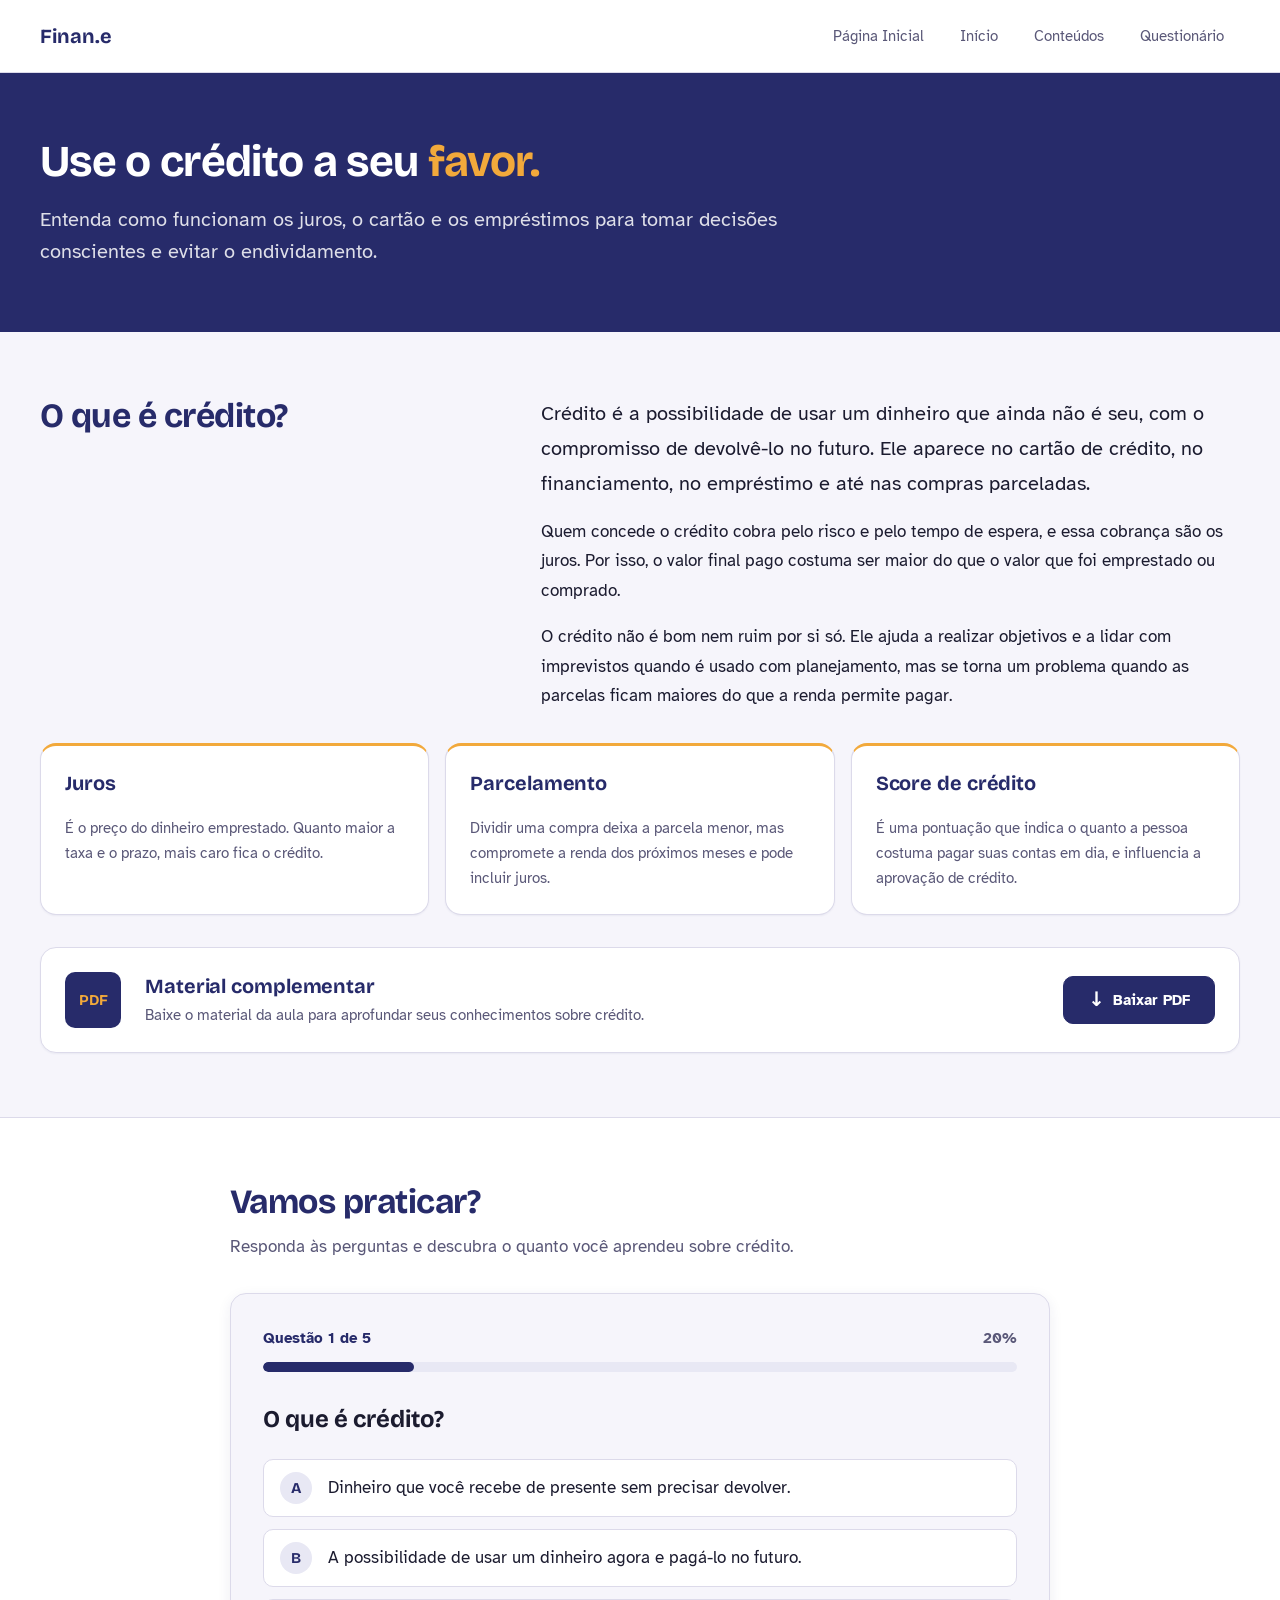
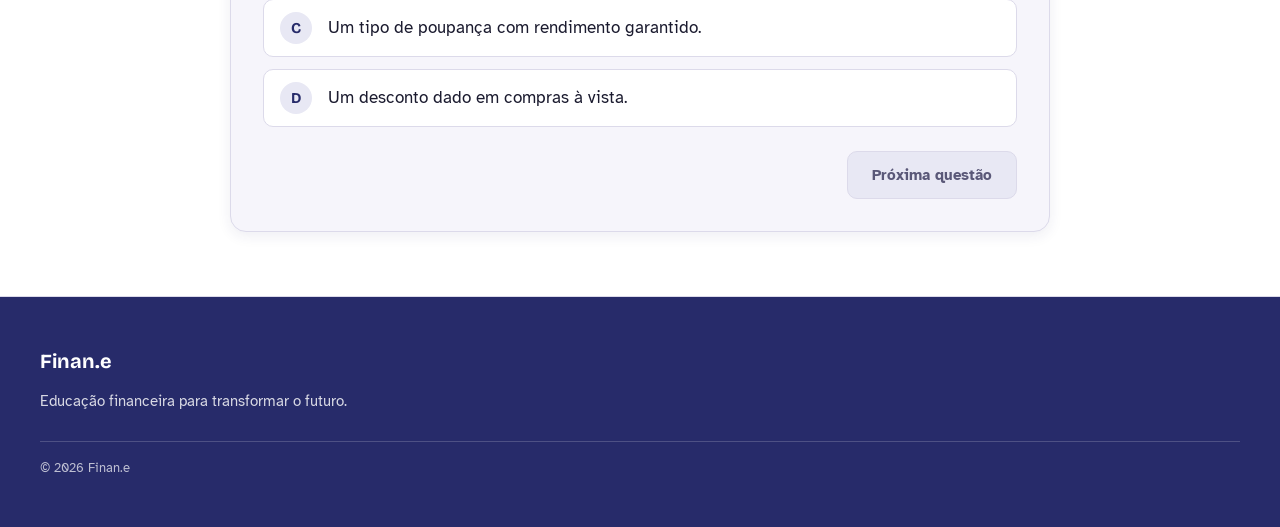
<file: frontend/src/pages/conteudos/credito/credito.html>
<!DOCTYPE html>
<html lang="pt-BR">

<head>
    <meta charset="UTF-8">
    <meta name="viewport" content="width=device-width, initial-scale=1.0">
    <meta name="description" content="Aprenda como funciona o crédito, os juros e o uso consciente do dinheiro emprestado com o Finan.e.">

    <title>Crédito | Finan.e</title>

    <link rel="icon" type="image/png" href="../../../../public/assets/icons/favicon.ico">
    <link rel="stylesheet" href="../../../styles/variables.css">
    <link rel="stylesheet" href="../../../styles/global.css">
    <link rel="stylesheet" href="../../../styles/components.css">
    <link rel="stylesheet" href="../../../styles/responsive.css">
    <link rel="stylesheet" href="credito.css">

    <link rel="preconnect" href="https://fonts.googleapis.com">
    <link rel="preconnect" href="https://fonts.gstatic.com" crossorigin>

    <link href="https://fonts.googleapis.com/css2?family=Atkinson+Hyperlegible:wght@400;700&family=Bricolage+Grotesque:wght@400;500;600;700&display=swap" rel="stylesheet">
</head>

<body>

    <!-- Cabeçalho -->
    <header class="site-header">
        <div class="container header-content">
            <span class="logo">Finan<span>.e</span></span>
 
            <nav class="main-navigation" aria-label="Navegação principal">
                <a href="../../../../../index.html">Página Inicial</a>
                <a href="#inicio">Início</a>
                <a href="#conteudo">Conteúdos</a>
                <a href="#questionario">Questionário</a>
            </nav>
 
            <button class="mobile-menu-button" id="mobile-menu-button" type="button"
                aria-label="Abrir menu" aria-expanded="false" aria-controls="mobile-navigation">
                <span></span>
                <span></span>
                <span></span>
            </button>
        </div>
 
        <nav class="mobile-navigation" id="mobile-navigation" aria-label="Navegação mobile">
            <a href="../../../../../index.html">Página Inicial</a>
            <a href="#inicio">Início</a>
            <a href="#conteudo">Conteúdos</a>
            <a href="#questionario">Questionário</a>
        </nav>
    </header>

    <main>

        <!-- Apresentação da página -->
        <section class="page-intro" id="inicio">
            <div class="container">
                <h1>Use o crédito a seu <span>favor.</span></h1>
                <p>Entenda como funcionam os juros, o cartão e os empréstimos para tomar decisões conscientes e evitar o endividamento.</p>
            </div>
        </section>

        <!-- Conteúdo sobre crédito -->
        <section class="credit-section container" id="conteudo">

            <div class="section-heading">
                <h2>O que é crédito?</h2>
            </div>

            <div class="credit-content">
                <p>
                    Crédito é a possibilidade de usar um dinheiro que ainda não é seu, com o compromisso de devolvê-lo no futuro. Ele aparece no cartão de crédito, no financiamento, no empréstimo e até nas compras parceladas.
                </p>

                <p>
                    Quem concede o crédito cobra pelo risco e pelo tempo de espera, e essa cobrança são os juros. Por isso, o valor final pago costuma ser maior do que o valor que foi emprestado ou comprado.
                </p>

                <p>
                    O crédito não é bom nem ruim por si só. Ele ajuda a realizar objetivos e a lidar com imprevistos quando é usado com planejamento, mas se torna um problema quando as parcelas ficam maiores do que a renda permite pagar.
                </p>
            </div>

            <!-- Conceitos-chave -->
            <div class="credit-topics">
                <article class="topic-card">
                    <h3>Juros</h3>
                    <p>É o preço do dinheiro emprestado. Quanto maior a taxa e o prazo, mais caro fica o crédito.</p>
                </article>

                <article class="topic-card">
                    <h3>Parcelamento</h3>
                    <p>Dividir uma compra deixa a parcela menor, mas compromete a renda dos próximos meses e pode incluir juros.</p>
                </article>

                <article class="topic-card">
                    <h3>Score de crédito</h3>
                    <p>É uma pontuação que indica o quanto a pessoa costuma pagar suas contas em dia, e influencia a aprovação de crédito.</p>
                </article>
            </div>

            <!-- Download do material -->
            <div class="material-card">
                <div class="material-icon" aria-hidden="true">PDF</div>

                <div class="material-info">
                    <h3>Material complementar</h3>
                    <p>Baixe o material da aula para aprofundar seus conhecimentos sobre crédito.</p>
                </div>

                <a href="assets/pdf/aula-credito.pdf" class="download-button" download>
                    <span aria-hidden="true">↓</span>
                    Baixar PDF
                </a>
            </div>

        </section>

        <!-- Questionário -->
        <section class="quiz-section" id="questionario">
            <div class="container">

                <div class="section-heading">
                    <h2>Vamos praticar?</h2>
                    <p>Responda às perguntas e descubra o quanto você aprendeu sobre crédito.</p>
                </div>

                <div class="quiz-card">

                    <div class="quiz-header">
                        <span id="question-counter">Questão 1 de 5</span>
                        <span id="question-progress-text">20%</span>
                    </div>

                    <div class="progress-track" role="progressbar" aria-label="Progresso do questionário" aria-valuemin="0" aria-valuemax="100" aria-valuenow="20" id="progress-track">
                        <div class="progress-fill" id="progress-fill"></div>
                    </div>

                    <form id="quiz-form">

                        <fieldset class="question-container">
                            <legend id="question-title"></legend>
                            <div class="answer-options" id="answer-options"></div>
                        </fieldset>

                        <div class="quiz-feedback" id="quiz-feedback" aria-live="polite"></div>

                        <div class="quiz-actions">
                            <button type="button" class="next-button" id="next-button" disabled>
                                Próxima questão
                            </button>
                        </div>

                    </form>

                    <!-- Resultado final -->
                    <div class="quiz-result" id="quiz-result" hidden>
                        <span class="section-label">QUESTIONÁRIO CONCLUÍDO</span>
                        <h3>Parabéns por chegar até aqui!</h3>
                        <p id="result-message"></p>
                        <div class="result-score" id="result-score"></div>
                        <button type="button" class="restart-button" id="restart-button">
                            Refazer questionário
                        </button>
                    </div>

                </div>

            </div>
        </section>

    </main>

    <!-- Rodapé -->
    <footer class="site-footer">
        <div class="container">
            <a href="../../../../../index.html" class="logo">Finan<span>.e</span></a>
            <p>Educação financeira para transformar o futuro.</p>
            <small>&copy; 2026 Finan.e</small>
        </div>
    </footer>

    <script src="credito.js" defer></script>

</body>
</html>
</file>
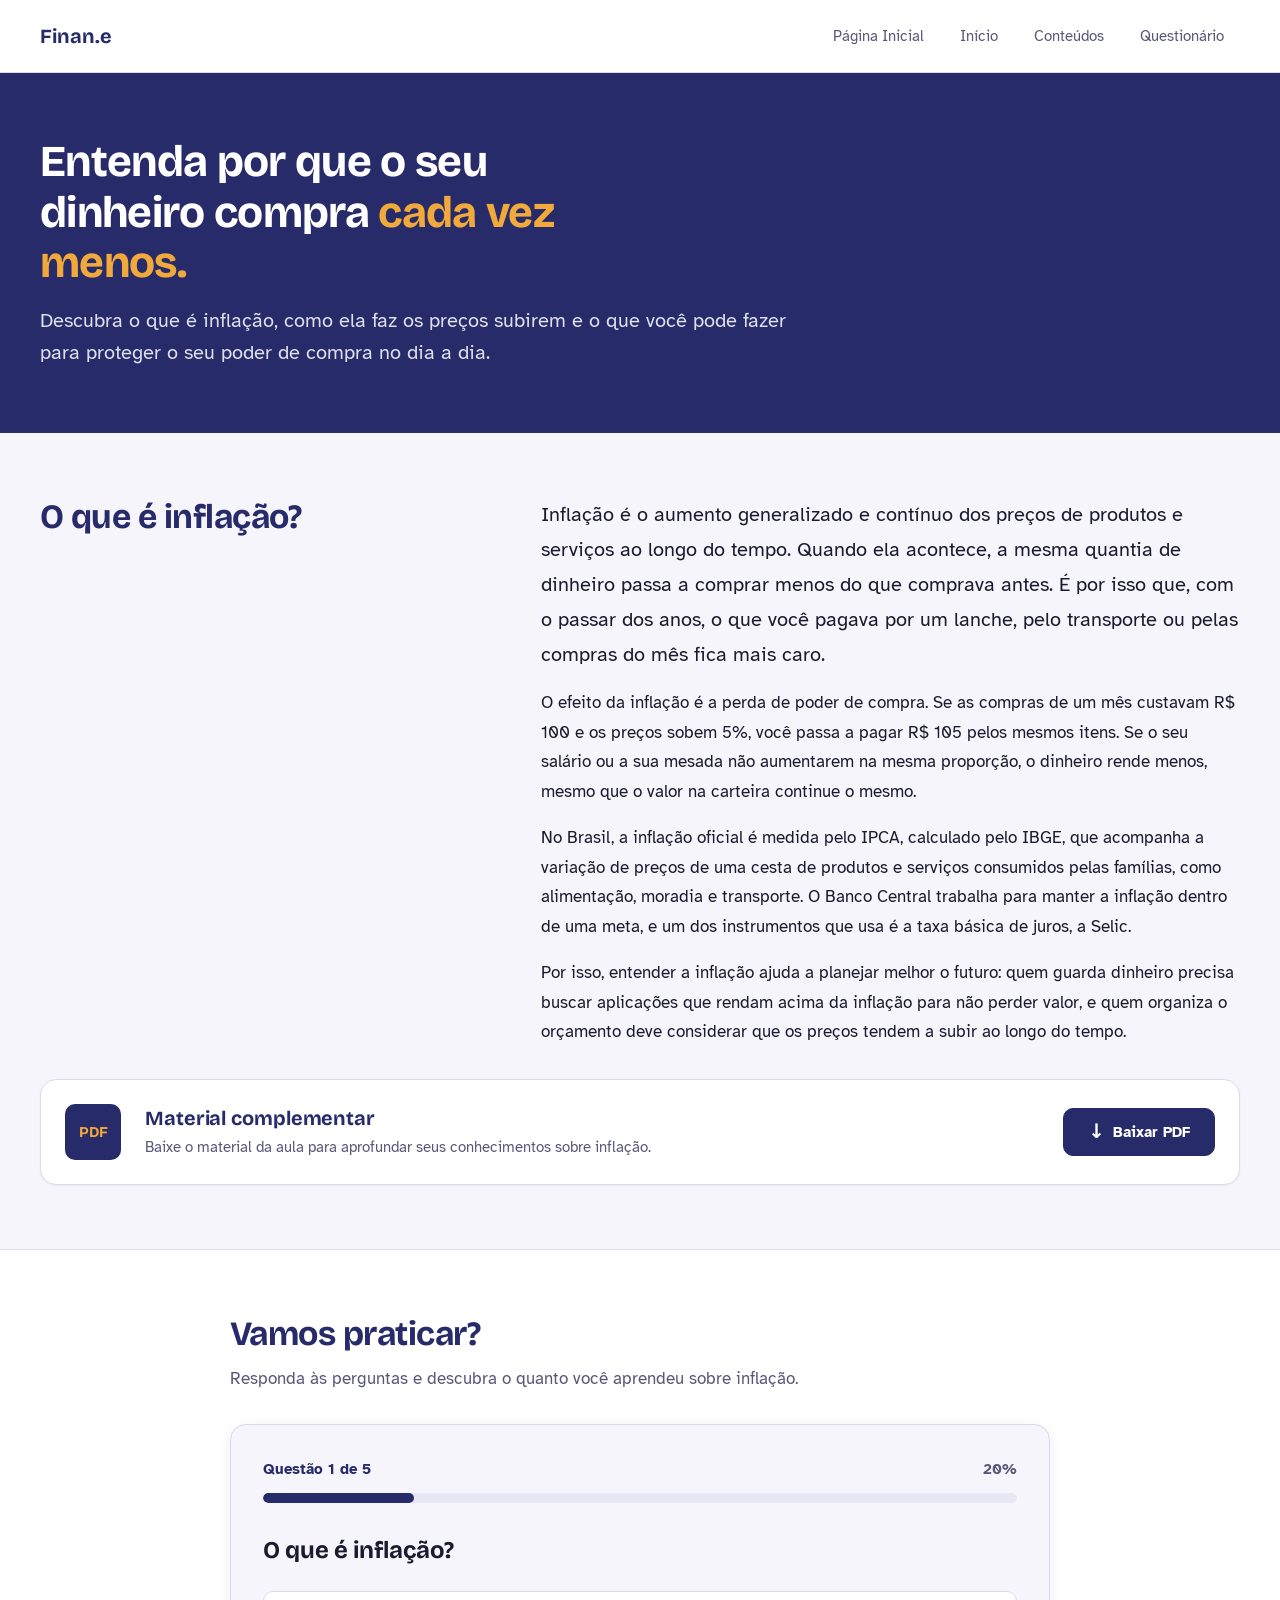
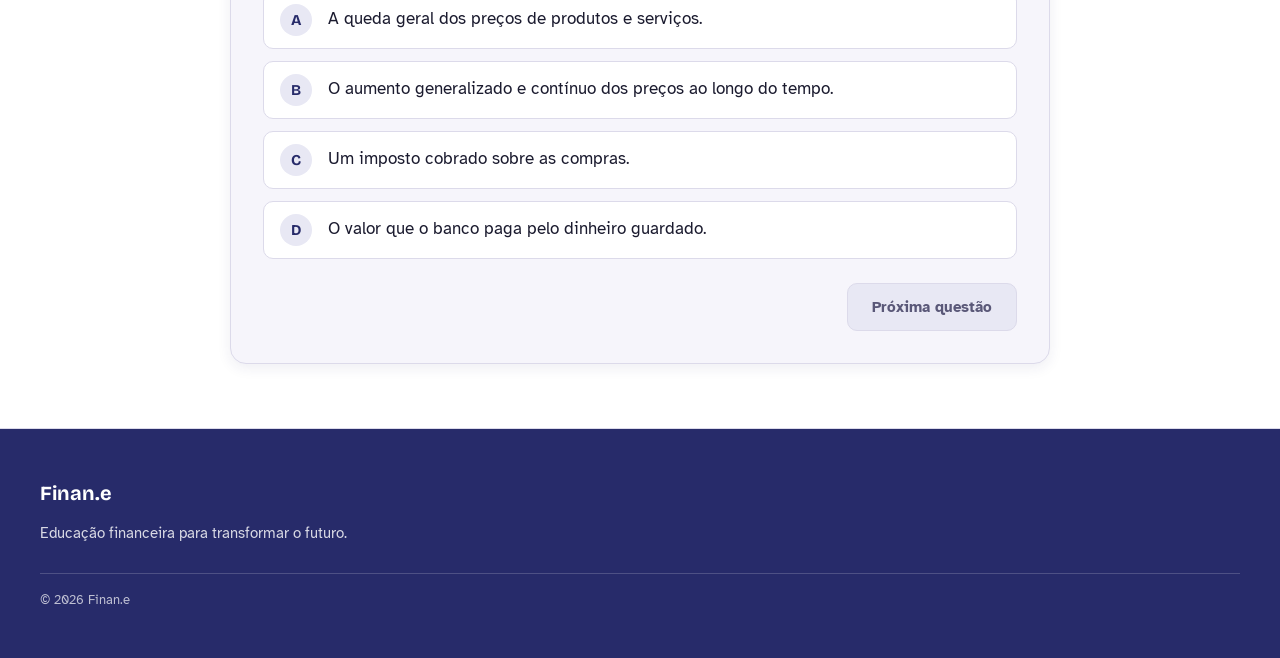
<file: frontend/src/pages/conteudos/inflacao/inflacao.html>
<!DOCTYPE html>
<html lang="pt-BR">

<head>
    <meta charset="UTF-8">
    <meta name="viewport" content="width=device-width, initial-scale=1.0">
    <meta name="description" content="Entenda o que é inflação, como ela afeta o poder de compra e teste seus conhecimentos com o Finan.e.">

    <title>Inflação | Finan.e</title>

    <link rel="icon" type="image/png" href="../../../../public/assets/icons/favicon.ico">
    <link rel="stylesheet" href="../../../styles/variables.css">
    <link rel="stylesheet" href="../../../styles/global.css">
    <link rel="stylesheet" href="../../../styles/components.css">
    <link rel="stylesheet" href="../../../styles/responsive.css">
    <link rel="stylesheet" href="inflacao.css">

    <link rel="preconnect" href="https://fonts.googleapis.com">
    <link rel="preconnect" href="https://fonts.gstatic.com" crossorigin>

    <link href="https://fonts.googleapis.com/css2?family=Atkinson+Hyperlegible:wght@400;700&family=Bricolage+Grotesque:wght@400;500;600;700&display=swap" rel="stylesheet">
</head>

<body>

    <!-- Cabeçalho -->
    <header class="site-header">
        <div class="container header-content">
            <span class="logo">Finan<span>.e</span></span>
 
            <nav class="main-navigation" aria-label="Navegação principal">
                <a href="../../../../../index.html">Página Inicial</a>
                <a href="#inicio">Início</a>
                <a href="#conteudo">Conteúdos</a>
                <a href="#questionario">Questionário</a>
            </nav>
 
            <button class="mobile-menu-button" id="mobile-menu-button" type="button"
                aria-label="Abrir menu" aria-expanded="false" aria-controls="mobile-navigation">
                <span></span>
                <span></span>
                <span></span>
            </button>
        </div>
 
        <nav class="mobile-navigation" id="mobile-navigation" aria-label="Navegação mobile">
            <a href="../../../../../index.html">Página Inicial</a>
            <a href="#inicio">Início</a>
            <a href="#conteudo">Conteúdos</a>
            <a href="#questionario">Questionário</a>
        </nav>
    </header>

    <main>

        <!-- Apresentação da página -->
        <section class="page-intro" id="inicio">
            <div class="container">
                <h1>Entenda por que o seu dinheiro compra <span>cada vez menos.</span></h1>
                <p>Descubra o que é inflação, como ela faz os preços subirem e o que você pode fazer para proteger o seu poder de compra no dia a dia.</p>
            </div>
        </section>

        <!-- Conteúdo sobre inflação -->
        <section class="inflation-section container" id="conteudo">

            <div class="section-heading">
                <h2>O que é inflação?</h2>
            </div>

            <div class="inflation-content">
                <p>
                    Inflação é o aumento generalizado e contínuo dos preços de produtos e serviços ao longo do tempo. Quando ela acontece, a mesma quantia de dinheiro passa a comprar menos do que comprava antes. É por isso que, com o passar dos anos, o que você pagava por um lanche, pelo transporte ou pelas compras do mês fica mais caro.
                </p>

                <p>
                    O efeito da inflação é a perda de poder de compra. Se as compras de um mês custavam R$ 100 e os preços sobem 5%, você passa a pagar R$ 105 pelos mesmos itens. Se o seu salário ou a sua mesada não aumentarem na mesma proporção, o dinheiro rende menos, mesmo que o valor na carteira continue o mesmo.
                </p>

                <p>
                    No Brasil, a inflação oficial é medida pelo IPCA, calculado pelo IBGE, que acompanha a variação de preços de uma cesta de produtos e serviços consumidos pelas famílias, como alimentação, moradia e transporte. O Banco Central trabalha para manter a inflação dentro de uma meta, e um dos instrumentos que usa é a taxa básica de juros, a Selic.
                </p>

                <p>
                    Por isso, entender a inflação ajuda a planejar melhor o futuro: quem guarda dinheiro precisa buscar aplicações que rendam acima da inflação para não perder valor, e quem organiza o orçamento deve considerar que os preços tendem a subir ao longo do tempo.
                </p>
            </div>

            <!-- Download do material -->
            <div class="material-card">
                <div class="material-icon" aria-hidden="true">PDF</div>

                <div class="material-info">
                    <h3>Material complementar</h3>
                    <p>Baixe o material da aula para aprofundar seus conhecimentos sobre inflação.</p>
                </div>

                <a href="assets/pdf/aula-inflacao.pdf" class="download-button" download>
                    <span aria-hidden="true">↓</span>
                    Baixar PDF
                </a>
            </div>

        </section>

        <!-- Questionário -->
        <section class="quiz-section" id="questionario">
            <div class="container">

                <div class="section-heading">
                    <h2>Vamos praticar?</h2>
                    <p>Responda às perguntas e descubra o quanto você aprendeu sobre inflação.</p>
                </div>

                <div class="quiz-card">

                    <div class="quiz-header">
                        <span id="question-counter">Questão 1 de 5</span>
                        <span id="question-progress-text">20%</span>
                    </div>

                    <div class="progress-track" role="progressbar" aria-label="Progresso do questionário" aria-valuemin="0" aria-valuemax="100" aria-valuenow="20" id="progress-track">
                        <div class="progress-fill" id="progress-fill"></div>
                    </div>

                    <form id="quiz-form">

                        <fieldset class="question-container">
                            <legend id="question-title"></legend>
                            <div class="answer-options" id="answer-options"></div>
                        </fieldset>

                        <div class="quiz-feedback" id="quiz-feedback" aria-live="polite"></div>

                        <div class="quiz-actions">
                            <button type="button" class="next-button" id="next-button" disabled>
                                Próxima questão
                            </button>
                        </div>

                    </form>

                    <!-- Resultado final -->
                    <div class="quiz-result" id="quiz-result" hidden>
                        <h3>Parabéns por chegar até aqui!</h3>
                        <p id="result-message"></p>
                        <div class="result-score" id="result-score"></div>
                        <button type="button" class="restart-button" id="restart-button">
                            Refazer questionário
                        </button>
                    </div>

                </div>

            </div>
        </section>

    </main>

    <!-- Rodapé -->
    <footer class="site-footer">
        <div class="container">
            <a href="../../../../../index.html" class="logo">Finan<span>.e</span></a>
            <p>Educação financeira para transformar o futuro.</p>
            <small>&copy; 2026 Finan.e</small>
        </div>
    </footer>

    <script src="inflacao.js" defer></script>

</body>
</html>
</file>
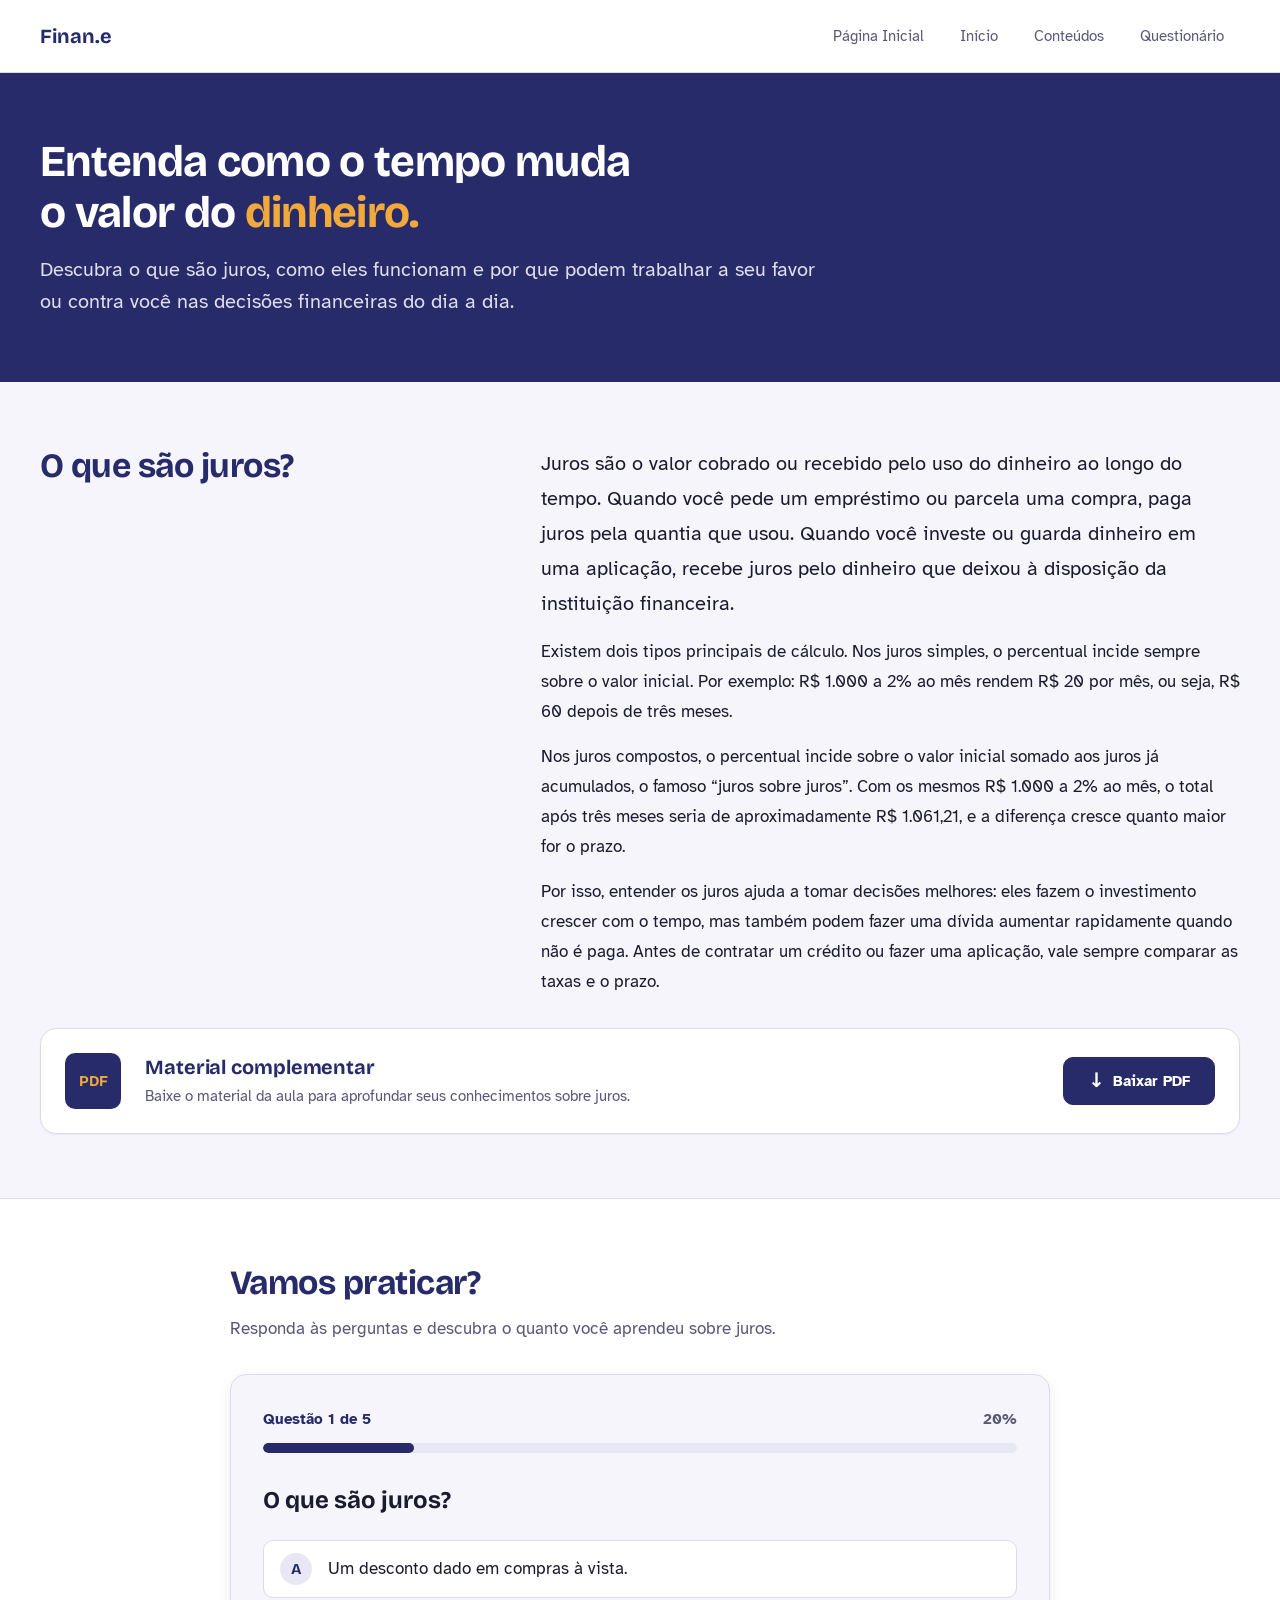
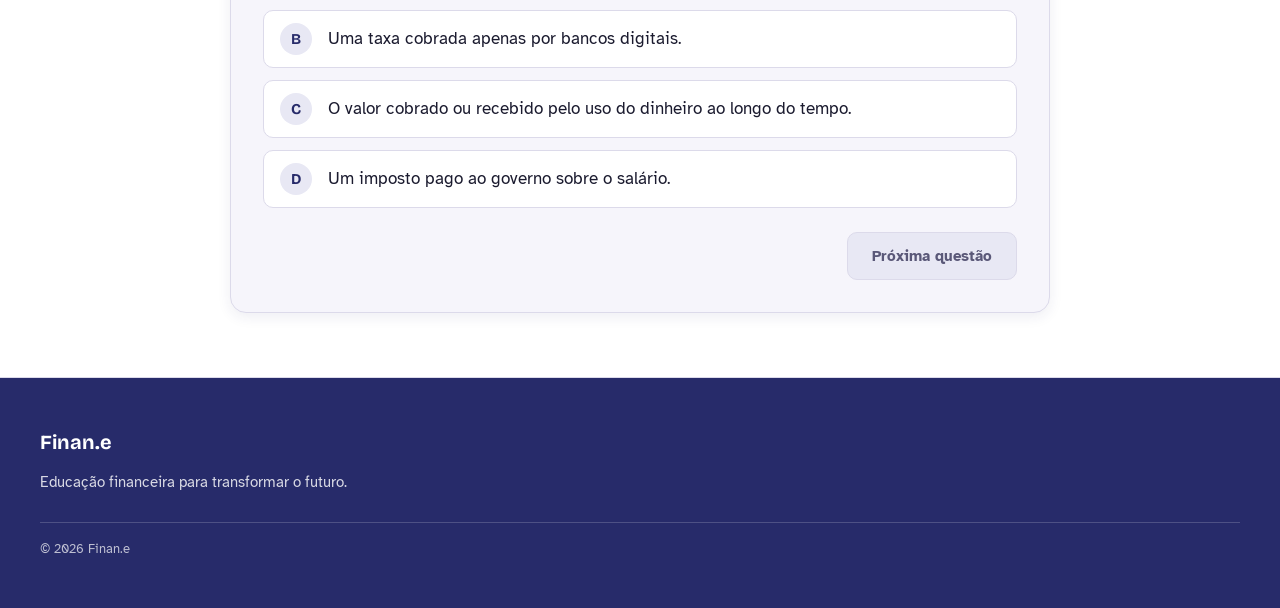
<file: frontend/src/pages/conteudos/juros/juros.html>
<!DOCTYPE html>
<html lang="pt-BR">

<head>
    <meta charset="UTF-8">
    <meta name="viewport" content="width=device-width, initial-scale=1.0">
    <meta name="description" content="Entenda o que são juros e teste seus conhecimentos com o Finan.e.">

    <title>Juros | Finan.e</title>

    <link rel="icon" type="image/png" href="../../../../public/assets/icons/favicon.ico">
    <link rel="stylesheet" href="../../../styles/variables.css">
    <link rel="stylesheet" href="../../../styles/global.css">
    <link rel="stylesheet" href="../../../styles/components.css">
    <link rel="stylesheet" href="../../../styles/responsive.css">
    <link rel="stylesheet" href="juros.css">

    <link rel="preconnect" href="https://fonts.googleapis.com">
    <link rel="preconnect" href="https://fonts.gstatic.com" crossorigin>

    <link href="https://fonts.googleapis.com/css2?family=Atkinson+Hyperlegible:wght@400;700&family=Bricolage+Grotesque:wght@400;500;600;700&display=swap" rel="stylesheet">
</head>

<body>

    <!-- Cabeçalho -->
    <header class="site-header">
        <div class="container header-content">
            <span class="logo">Finan<span>.e</span></span>
 
            <nav class="main-navigation" aria-label="Navegação principal">
                <a href="../../../../../index.html">Página Inicial</a>
                <a href="#inicio">Início</a>
                <a href="#conteudo">Conteúdos</a>
                <a href="#questionario">Questionário</a>
            </nav>
 
            <button class="mobile-menu-button" id="mobile-menu-button" type="button"
                aria-label="Abrir menu" aria-expanded="false" aria-controls="mobile-navigation">
                <span></span>
                <span></span>
                <span></span>
            </button>
        </div>
 
        <nav class="mobile-navigation" id="mobile-navigation" aria-label="Navegação mobile">
            <a href="../../../../../index.html">Página Inicial</a>
            <a href="#inicio">Início</a>
            <a href="#conteudo">Conteúdos</a>
            <a href="#questionario">Questionário</a>
        </nav>
    </header>

    <main>

        <!-- Apresentação da página -->
        <section class="page-intro" id="inicio">
            <div class="container">
                <h1>Entenda como o tempo muda o valor do <span>dinheiro.</span></h1>
                <p>Descubra o que são juros, como eles funcionam e por que podem trabalhar a seu favor ou contra você nas decisões financeiras do dia a dia.</p>
            </div>
        </section>

        <!-- Conteúdo sobre juros -->
        <section class="interest-section container" id="conteudo">

            <div class="section-heading">
                <h2>O que são juros?</h2>
            </div>

            <div class="interest-content">
                <p>
                    Juros são o valor cobrado ou recebido pelo uso do dinheiro ao longo do tempo. Quando você pede um empréstimo ou parcela uma compra, paga juros pela quantia que usou. Quando você investe ou guarda dinheiro em uma aplicação, recebe juros pelo dinheiro que deixou à disposição da instituição financeira.
                </p>

                <p>
                    Existem dois tipos principais de cálculo. Nos juros simples, o percentual incide sempre sobre o valor inicial. Por exemplo: R$ 1.000 a 2% ao mês rendem R$ 20 por mês, ou seja, R$ 60 depois de três meses.
                </p>

                <p>
                    Nos juros compostos, o percentual incide sobre o valor inicial somado aos juros já acumulados, o famoso &ldquo;juros sobre juros&rdquo;. Com os mesmos R$ 1.000 a 2% ao mês, o total após três meses seria de aproximadamente R$ 1.061,21, e a diferença cresce quanto maior for o prazo.
                </p>

                <p>
                    Por isso, entender os juros ajuda a tomar decisões melhores: eles fazem o investimento crescer com o tempo, mas também podem fazer uma dívida aumentar rapidamente quando não é paga. Antes de contratar um crédito ou fazer uma aplicação, vale sempre comparar as taxas e o prazo.
                </p>
            </div>

            <!-- Download do material -->
            <div class="material-card">
                <div class="material-icon" aria-hidden="true">PDF</div>

                <div class="material-info">
                    <h3>Material complementar</h3>
                    <p>Baixe o material da aula para aprofundar seus conhecimentos sobre juros.</p>
                </div>

                <a href="assets/pdf/aula-juros.pdf" class="download-button" download>
                    <span aria-hidden="true">↓</span>
                    Baixar PDF
                </a>
            </div>

        </section>

        <!-- Questionário -->
        <section class="quiz-section" id="questionario">
            <div class="container">

                <div class="section-heading">
                    <h2>Vamos praticar?</h2>
                    <p>Responda às perguntas e descubra o quanto você aprendeu sobre juros.</p>
                </div>

                <div class="quiz-card">

                    <div class="quiz-header">
                        <span id="question-counter">Questão 1 de 5</span>
                        <span id="question-progress-text">20%</span>
                    </div>

                    <div class="progress-track" role="progressbar" aria-label="Progresso do questionário" aria-valuemin="0" aria-valuemax="100" aria-valuenow="20" id="progress-track">
                        <div class="progress-fill" id="progress-fill"></div>
                    </div>

                    <form id="quiz-form">

                        <fieldset class="question-container">
                            <legend id="question-title"></legend>
                            <div class="answer-options" id="answer-options"></div>
                        </fieldset>

                        <div class="quiz-feedback" id="quiz-feedback" aria-live="polite"></div>

                        <div class="quiz-actions">
                            <button type="button" class="next-button" id="next-button" disabled>
                                Próxima questão
                            </button>
                        </div>

                    </form>

                    <!-- Resultado final -->
                    <div class="quiz-result" id="quiz-result" hidden>
                        <h3>Parabéns por chegar até aqui!</h3>
                        <p id="result-message"></p>
                        <div class="result-score" id="result-score"></div>
                        <button type="button" class="restart-button" id="restart-button">
                            Refazer questionário
                        </button>
                    </div>

                </div>

            </div>
        </section>

    </main>

    <!-- Rodapé -->
    <footer class="site-footer">
        <div class="container">
            <a href="../../../../../index.html" class="logo">Finan<span>.e</span></a>
            <p>Educação financeira para transformar o futuro.</p>
            <small>&copy; 2026 Finan.e</small>
        </div>
    </footer>

    <script src="juros.js" defer></script>

</body>
</html>
</file>
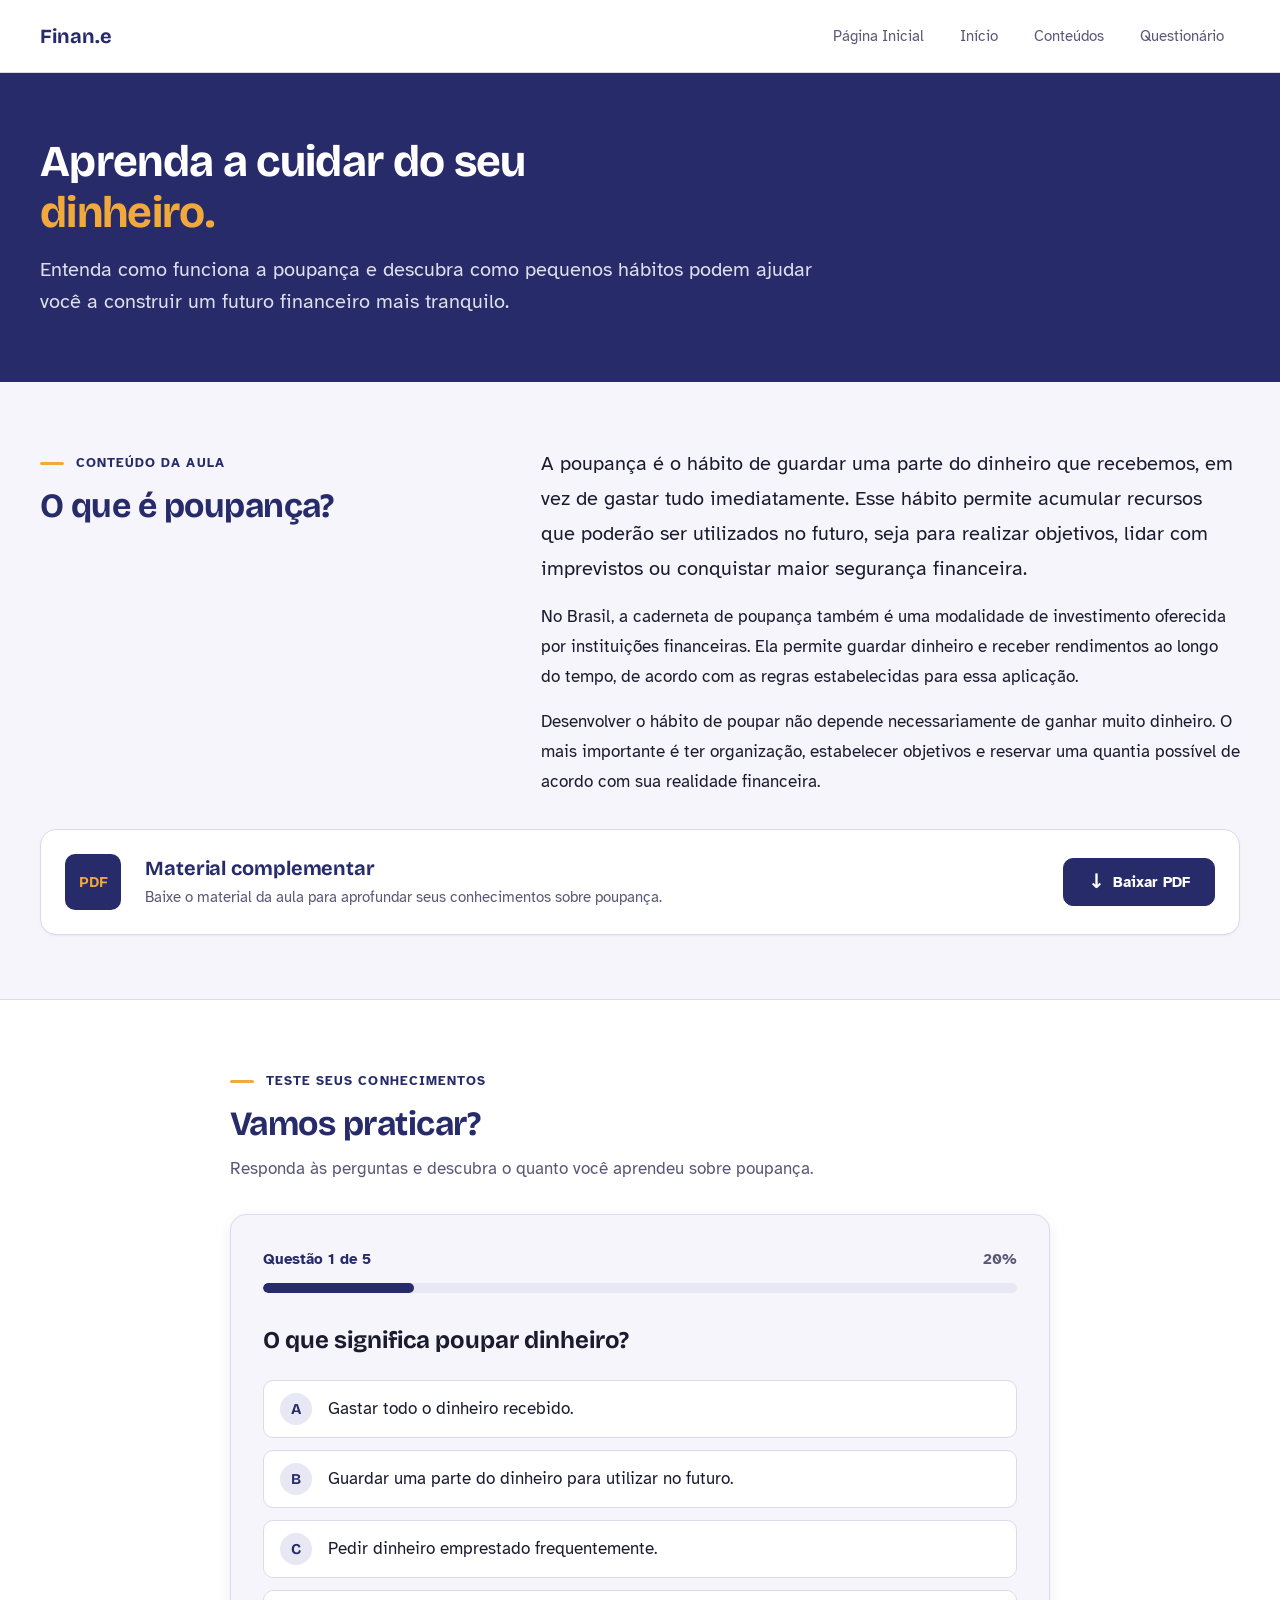
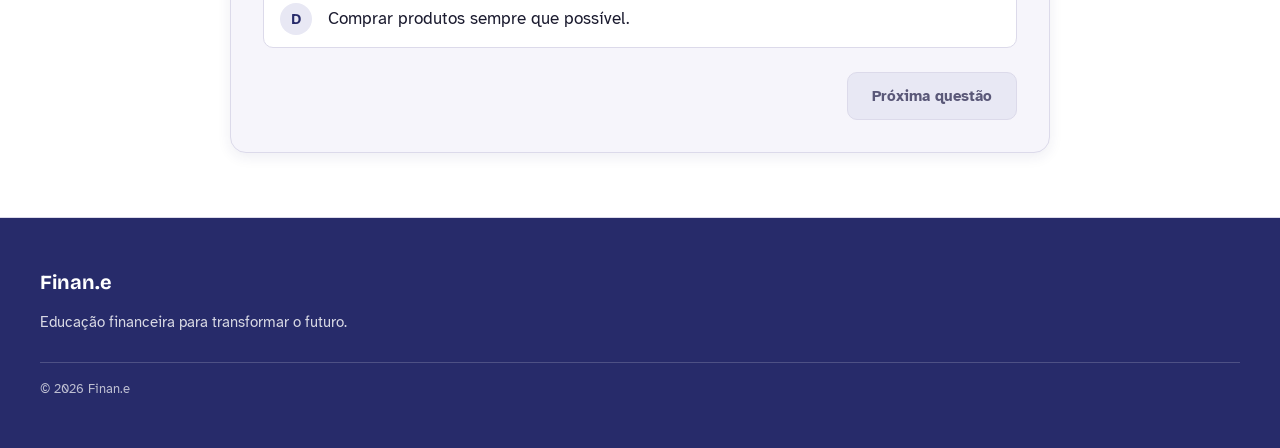
<file: frontend/src/pages/conteudos/poupanca/poupanca.html>
<!DOCTYPE html>
<html lang="pt-BR">

<head>
    <meta charset="UTF-8">
    <meta name="viewport" content="width=device-width, initial-scale=1.0">
    <meta name="description" content="Aprenda sobre poupança e teste seus conhecimentos com o Finan.e.">

    <title>Poupança | Finan.e</title>

    <link rel="icon" type="image/png" href="../../../../public/assets/icons/favicon.ico">
    <link rel="stylesheet" href="../../../styles/variables.css">
    <link rel="stylesheet" href="../../../styles/global.css">
    <link rel="stylesheet" href="../../../styles/components.css">
    <link rel="stylesheet" href="../../../styles/responsive.css">
    <link rel="stylesheet" href="poupanca.css">

    <link rel="preconnect" href="https://fonts.googleapis.com">
    <link rel="preconnect" href="https://fonts.gstatic.com" crossorigin>

    <link href="https://fonts.googleapis.com/css2?family=Atkinson+Hyperlegible:wght@400;700&family=Bricolage+Grotesque:wght@400;500;600;700&display=swap" rel="stylesheet">
</head>

<body>

    <!-- Cabeçalho -->
    <header class="site-header">
        <div class="container header-content">
            <span class="logo">Finan<span>.e</span></span>
 
            <nav class="main-navigation" aria-label="Navegação principal">
                <a href="../../../../../index.html">Página Inicial</a>
                <a href="#inicio">Início</a>
                <a href="#conteudo">Conteúdos</a>
                <a href="#questionario">Questionário</a>
            </nav>
 
            <button class="mobile-menu-button" id="mobile-menu-button" type="button"
                aria-label="Abrir menu" aria-expanded="false" aria-controls="mobile-navigation">
                <span></span>
                <span></span>
                <span></span>
            </button>
        </div>
 
        <nav class="mobile-navigation" id="mobile-navigation" aria-label="Navegação mobile">
            <a href="../../../../../index.html">Página Inicial</a>
            <a href="#inicio">Início</a>
            <a href="#conteudo">Conteúdos</a>
            <a href="#questionario">Questionário</a>
        </nav>
    </header>

    <main>

        <!-- Apresentação da página -->
        <section class="page-intro" id="inicio">
            <div class="container">
                <h1>Aprenda a cuidar do seu <span>dinheiro.</span></h1>
                <p>Entenda como funciona a poupança e descubra como pequenos hábitos podem ajudar você a construir um futuro financeiro mais tranquilo.</p>
            </div>
        </section>  

        <!-- Conteúdo sobre poupança -->
        <section class="savings-section container" id="conteudo">

            <div class="section-heading">
                <span class="section-label">CONTEÚDO DA AULA</span>
                <h2>O que é poupança?</h2>
            </div>

            <div class="savings-content">
                <p>
                    A poupança é o hábito de guardar uma parte do dinheiro que recebemos, em vez de gastar tudo imediatamente. Esse hábito permite acumular recursos que poderão ser utilizados no futuro, seja para realizar objetivos, lidar com imprevistos ou conquistar maior segurança financeira.
                </p>

                <p>
                    No Brasil, a caderneta de poupança também é uma modalidade de investimento oferecida por instituições financeiras. Ela permite guardar dinheiro e receber rendimentos ao longo do tempo, de acordo com as regras estabelecidas para essa aplicação.
                </p>

                <p>
                    Desenvolver o hábito de poupar não depende necessariamente de ganhar muito dinheiro. O mais importante é ter organização, estabelecer objetivos e reservar uma quantia possível de acordo com sua realidade financeira.
                </p>
            </div>

            <!-- Download do material -->
            <div class="material-card">
                <div class="material-icon" aria-hidden="true">PDF</div>

                <div class="material-info">
                    <h3>Material complementar</h3>
                    <p>Baixe o material da aula para aprofundar seus conhecimentos sobre poupança.</p>
                </div>

                <a href="assets/pdf/aula-poupanca.pdf" class="download-button" download>
                    <span aria-hidden="true">↓</span>
                    Baixar PDF
                </a>
            </div>

        </section>

        <!-- Questionário -->
        <section class="quiz-section" id="questionario">
            <div class="container">

                <div class="section-heading">
                    <span class="section-label">TESTE SEUS CONHECIMENTOS</span>
                    <h2>Vamos praticar?</h2>
                    <p>Responda às perguntas e descubra o quanto você aprendeu sobre poupança.</p>
                </div>

                <div class="quiz-card">

                    <div class="quiz-header">
                        <span id="question-counter">Questão 1 de 5</span>
                        <span id="question-progress-text">20%</span>
                    </div>

                    <div class="progress-track" role="progressbar" aria-label="Progresso do questionário" aria-valuemin="0" aria-valuemax="100" aria-valuenow="20" id="progress-track">
                        <div class="progress-fill" id="progress-fill"></div>
                    </div>

                    <form id="quiz-form">

                        <fieldset class="question-container">
                            <legend id="question-title"></legend>
                            <div class="answer-options" id="answer-options"></div>
                        </fieldset>

                        <div class="quiz-feedback" id="quiz-feedback" aria-live="polite"></div>

                        <div class="quiz-actions">
                            <button type="button" class="next-button" id="next-button" disabled>
                                Próxima questão
                            </button>
                        </div>

                    </form>

                    <!-- Resultado final -->
                    <div class="quiz-result" id="quiz-result" hidden>
                        <span class="section-label">QUESTIONÁRIO CONCLUÍDO</span>
                        <h3>Parabéns por chegar até aqui!</h3>
                        <p id="result-message"></p>
                        <div class="result-score" id="result-score"></div>
                        <button type="button" class="restart-button" id="restart-button">
                            Refazer questionário
                        </button>
                    </div>

                </div>

            </div>
        </section>

    </main>

    <!-- Rodapé -->
    <footer class="site-footer">
        <div class="container">
            <a href="index.html" class="logo">Finan<span>.e</span></a>
            <p>Educação financeira para transformar o futuro.</p>
            <small>&copy; 2026 Finan.e</small>
        </div>
    </footer>

    <script src="poupanca.js" defer></script>

</body>
</html>
</file>
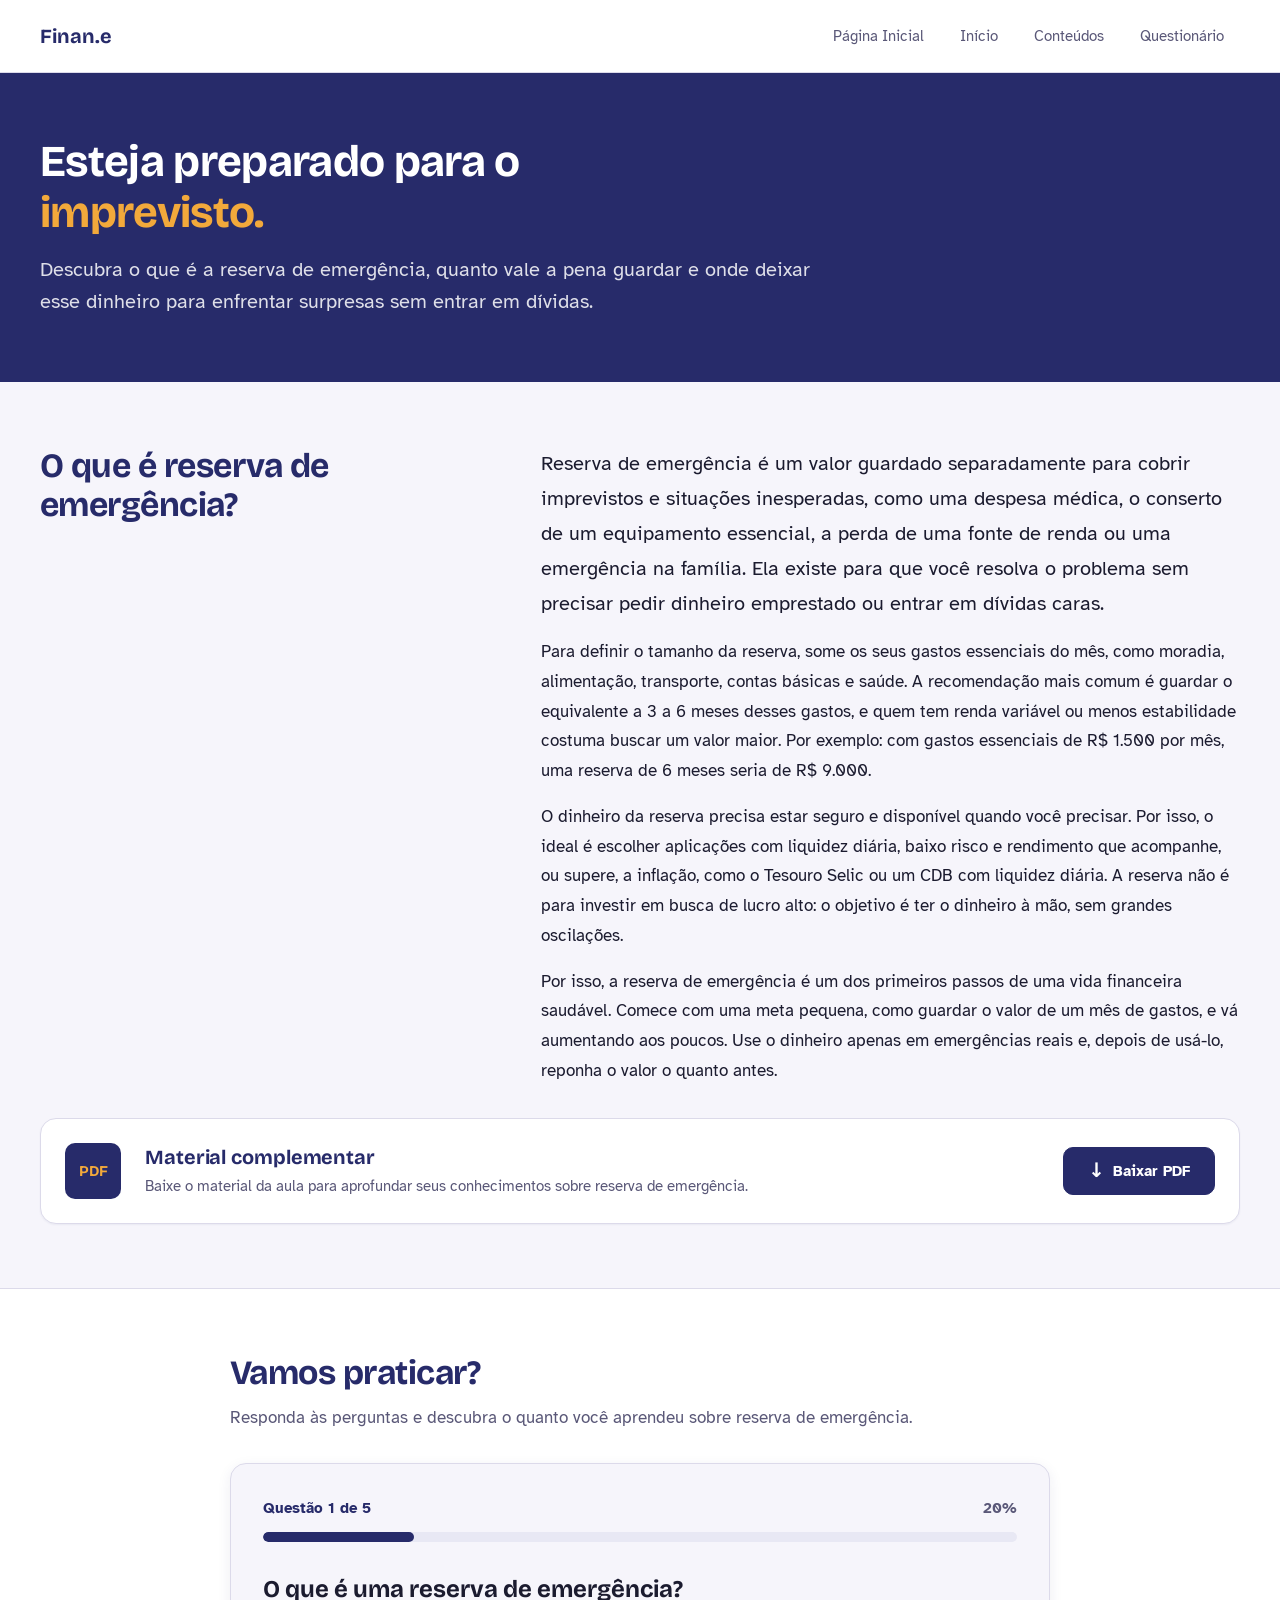
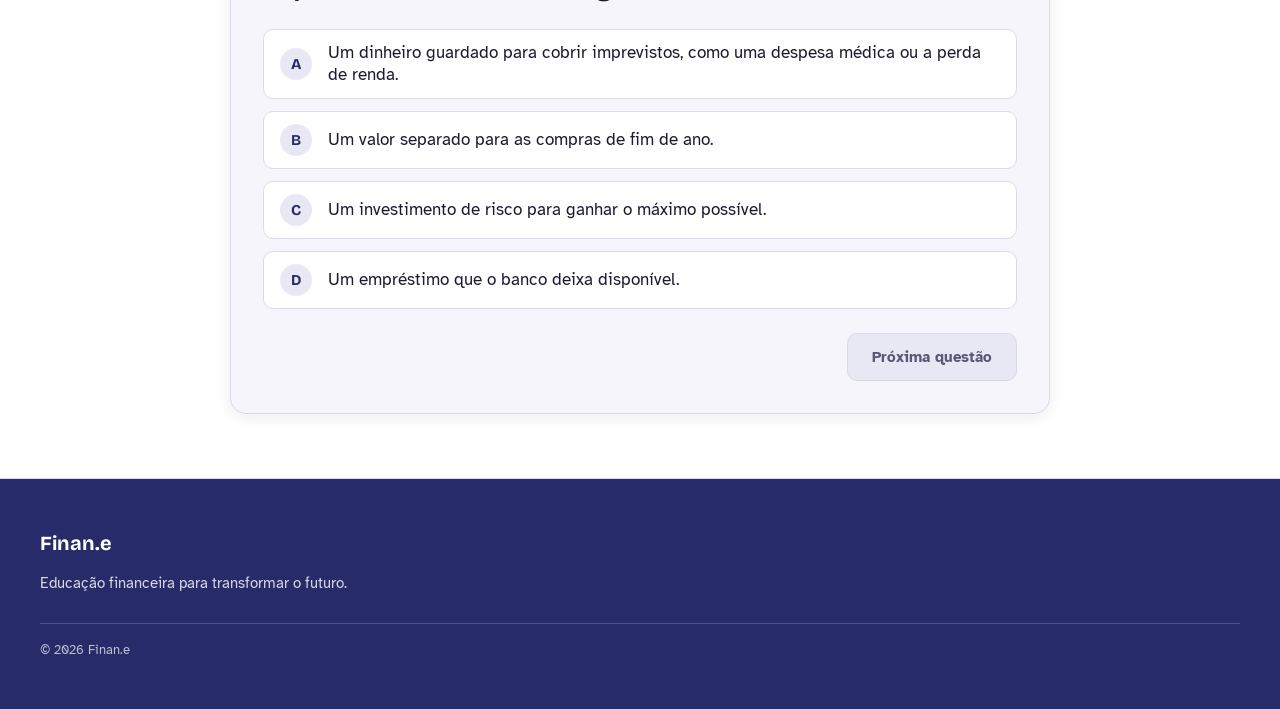
<file: frontend/src/pages/conteudos/reserva-emergencia/reserva-emergencia.html>
<!DOCTYPE html>
<html lang="pt-BR">

<head>
    <meta charset="UTF-8">
    <meta name="viewport" content="width=device-width, initial-scale=1.0">
    <meta name="description" content="Entenda o que é a reserva de emergência, quanto guardar e onde investir, e teste seus conhecimentos com o Finan.e.">

    <title>Reserva de Emergência | Finan.e</title>

    <link rel="icon" type="image/png" href="../../../../public/assets/icons/favicon.ico">
    <link rel="stylesheet" href="../../../styles/variables.css">
    <link rel="stylesheet" href="../../../styles/global.css">
    <link rel="stylesheet" href="../../../styles/components.css">
    <link rel="stylesheet" href="../../../styles/responsive.css">
    <link rel="stylesheet" href="reserva-emergencia.css">

    <link rel="preconnect" href="https://fonts.googleapis.com">
    <link rel="preconnect" href="https://fonts.gstatic.com" crossorigin>

    <link href="https://fonts.googleapis.com/css2?family=Atkinson+Hyperlegible:wght@400;700&family=Bricolage+Grotesque:wght@400;500;600;700&display=swap" rel="stylesheet">
</head>

<body>

    <!-- Cabeçalho -->
    <header class="site-header">
        <div class="container header-content">
            <span class="logo">Finan<span>.e</span></span>
 
            <nav class="main-navigation" aria-label="Navegação principal">
                <a href="../../../../../index.html">Página Inicial</a>
                <a href="#inicio">Início</a>
                <a href="#conteudo">Conteúdos</a>
                <a href="#questionario">Questionário</a>
            </nav>
 
            <button class="mobile-menu-button" id="mobile-menu-button" type="button"
                aria-label="Abrir menu" aria-expanded="false" aria-controls="mobile-navigation">
                <span></span>
                <span></span>
                <span></span>
            </button>
        </div>
 
        <nav class="mobile-navigation" id="mobile-navigation" aria-label="Navegação mobile">
            <a href="../../../../../index.html">Página Inicial</a>
            <a href="#inicio">Início</a>
            <a href="#conteudo">Conteúdos</a>
            <a href="#questionario">Questionário</a>
        </nav>
    </header>

    <main>

        <!-- Apresentação da página -->
        <section class="page-intro" id="inicio">
            <div class="container">
                <h1>Esteja preparado para o <span>imprevisto.</span></h1>
                <p>Descubra o que é a reserva de emergência, quanto vale a pena guardar e onde deixar esse dinheiro para enfrentar surpresas sem entrar em dívidas.</p>
            </div>
        </section>

        <!-- Conteúdo sobre reserva de emergência -->
        <section class="reserve-section container" id="conteudo">

            <div class="section-heading">
                <h2>O que é reserva de emergência?</h2>
            </div>

            <div class="reserve-content">
                <p>
                    Reserva de emergência é um valor guardado separadamente para cobrir imprevistos e situações inesperadas, como uma despesa médica, o conserto de um equipamento essencial, a perda de uma fonte de renda ou uma emergência na família. Ela existe para que você resolva o problema sem precisar pedir dinheiro emprestado ou entrar em dívidas caras.
                </p>

                <p>
                    Para definir o tamanho da reserva, some os seus gastos essenciais do mês, como moradia, alimentação, transporte, contas básicas e saúde. A recomendação mais comum é guardar o equivalente a 3 a 6 meses desses gastos, e quem tem renda variável ou menos estabilidade costuma buscar um valor maior. Por exemplo: com gastos essenciais de R$ 1.500 por mês, uma reserva de 6 meses seria de R$ 9.000.
                </p>

                <p>
                    O dinheiro da reserva precisa estar seguro e disponível quando você precisar. Por isso, o ideal é escolher aplicações com liquidez diária, baixo risco e rendimento que acompanhe, ou supere, a inflação, como o Tesouro Selic ou um CDB com liquidez diária. A reserva não é para investir em busca de lucro alto: o objetivo é ter o dinheiro à mão, sem grandes oscilações.
                </p>

                <p>
                    Por isso, a reserva de emergência é um dos primeiros passos de uma vida financeira saudável. Comece com uma meta pequena, como guardar o valor de um mês de gastos, e vá aumentando aos poucos. Use o dinheiro apenas em emergências reais e, depois de usá-lo, reponha o valor o quanto antes.
                </p>
            </div>

            <!-- Download do material -->
            <div class="material-card">
                <div class="material-icon" aria-hidden="true">PDF</div>

                <div class="material-info">
                    <h3>Material complementar</h3>
                    <p>Baixe o material da aula para aprofundar seus conhecimentos sobre reserva de emergência.</p>
                </div>

                <a href="assets/pdf/aula-reserva-emergencia.pdf" class="download-button" download>
                    <span aria-hidden="true">↓</span>
                    Baixar PDF
                </a>
            </div>

        </section>

        <!-- Questionário -->
        <section class="quiz-section" id="questionario">
            <div class="container">

                <div class="section-heading">
                    <h2>Vamos praticar?</h2>
                    <p>Responda às perguntas e descubra o quanto você aprendeu sobre reserva de emergência.</p>
                </div>

                <div class="quiz-card">

                    <div class="quiz-header">
                        <span id="question-counter">Questão 1 de 5</span>
                        <span id="question-progress-text">20%</span>
                    </div>

                    <div class="progress-track" role="progressbar" aria-label="Progresso do questionário" aria-valuemin="0" aria-valuemax="100" aria-valuenow="20" id="progress-track">
                        <div class="progress-fill" id="progress-fill"></div>
                    </div>

                    <form id="quiz-form">

                        <fieldset class="question-container">
                            <legend id="question-title"></legend>
                            <div class="answer-options" id="answer-options"></div>
                        </fieldset>

                        <div class="quiz-feedback" id="quiz-feedback" aria-live="polite"></div>

                        <div class="quiz-actions">
                            <button type="button" class="next-button" id="next-button" disabled>
                                Próxima questão
                            </button>
                        </div>

                    </form>

                    <!-- Resultado final -->
                    <div class="quiz-result" id="quiz-result" hidden>
                        <h3>Parabéns por chegar até aqui!</h3>
                        <p id="result-message"></p>
                        <div class="result-score" id="result-score"></div>
                        <button type="button" class="restart-button" id="restart-button">
                            Refazer questionário
                        </button>
                    </div>

                </div>

            </div>
        </section>

    </main>

    <!-- Rodapé -->
    <footer class="site-footer">
        <div class="container">
            <a href="../../../../../index.html" class="logo">Finan<span>.e</span></a>
            <p>Educação financeira para transformar o futuro.</p>
            <small>&copy; 2026 Finan.e</small>
        </div>
    </footer>

    <script src="reserva-emergencia.js" defer></script>

</body>
</html>
</file>
<file: frontend/src/styles/variables.css>
/* ==========================================================================
   variables.css — Tokens de design da Plataforma de Educação Financeira
   Carregar PRIMEIRO. Para trocar o visual do projeto, altere apenas este arquivo.
   ========================================================================== */

:root {
  /* ---------- Cores (paleta do protótipo) ---------- */
  --color-primary: #272b6a;          /* índigo principal */
  --color-primary-hover: #1d2054;
  --color-primary-soft: #e8e8f4;     /* fundo suave para ícones e itens ativos */
  --color-accent: #f2a93b;           /* âmbar */
  --color-accent-hover: #e39a2a;
  --color-accent-soft: #fdf1da;

  --color-bg: #f6f5fb;               /* fundo papel */
  --color-surface: #ffffff;
  --color-text: #1b1b2f;
  --color-text-muted: #5a5878;
  --color-border: #dcdaea;
  --color-border-strong: #c3c0d9;

  --color-success: #1f8a66;
  --color-success-soft: #e1f3ec;
  --color-danger: #c73e4a;
  --color-danger-soft: #f9e4e6;

  --color-on-primary: #ffffff;
  --color-on-accent: #272b6a;        /* texto sobre âmbar (contraste AA) */

  /* ---------- Tipografia ---------- */
  --font-display: "Bricolage Grotesque", "Segoe UI", system-ui, sans-serif;
  --font-body: "Atkinson Hyperlegible", "Segoe UI", system-ui, sans-serif;

  --text-xs: 0.8125rem;   /* 13px */
  --text-sm: 0.9375rem;   /* 15px */
  --text-base: 1.0625rem; /* 17px */
  --text-lg: 1.25rem;
  --text-xl: 1.5rem;
  --text-2xl: clamp(1.625rem, 1.2rem + 1.4vw, 2.125rem);
  --text-3xl: clamp(2rem, 1.4rem + 2vw, 2.75rem);
  --text-hero: clamp(2.5rem, 1.5rem + 3.4vw, 4rem);

  --weight-regular: 400;
  --weight-medium: 500;
  --weight-bold: 700;
  --weight-display: 700;

  --leading-tight: 1.15;
  --leading-snug: 1.3;
  --leading-body: 1.6;

  /* ---------- Espaçamento (base 4px) ---------- */
  --space-1: 0.25rem;
  --space-2: 0.5rem;
  --space-3: 0.75rem;
  --space-4: 1rem;
  --space-5: 1.5rem;
  --space-6: 2rem;
  --space-7: 3rem;
  --space-8: 4rem;
  --space-9: 6rem;

  /* ---------- Bordas e raios ---------- */
  --radius-sm: 6px;
  --radius-md: 10px;
  --radius-lg: 16px;
  --radius-pill: 999px;
  --border: 1px solid var(--color-border);

  /* ---------- Sombras (suaves, com tom índigo) ---------- */
  --shadow-sm: 0 1px 2px rgba(39, 43, 106, 0.06);
  --shadow-md: 0 4px 14px rgba(39, 43, 106, 0.08);
  --shadow-lg: 0 12px 32px rgba(39, 43, 106, 0.12);

  /* ---------- Layout ---------- */
  --container-max: 1200px;      /* conteúdo dentro da tela de 1440px */
  --container-pad: var(--space-5);
  --header-height: 72px;
  --sidebar-width: 264px;
  --focus-ring: 0 0 0 3px rgba(242, 169, 59, 0.55);

  /* ---------- Movimento ---------- */
  --transition: 160ms ease;

  /* ---------- Camadas ---------- */
  --z-header: 50;
  --z-sidebar: 60;
  --z-overlay: 55;
  --z-toast: 100;
}

/* Breakpoints usados em responsive.css (variáveis CSS não funcionam em @media):
   tablet: 1024px e 768px  |  celular: 480px */
</file>
<file: frontend/src/styles/global.css>
/* ==========================================================================
   global.css — Reset, base tipográfica, layout e utilitários
   Ordem de carregamento: variables.css → global.css → components.css → responsive.css
   ========================================================================== */

@import url("https://fonts.googleapis.com/css2?family=Atkinson+Hyperlegible:ital,wght@0,400;0,700;1,400&family=Bricolage+Grotesque:opsz,wght@12..96,500;12..96,700&display=swap");

/* ---------- Reset ---------- */
*,
*::before,
*::after {
  box-sizing: border-box;
}

* {
  margin: 0;
}

html {
  -webkit-text-size-adjust: 100%;
  scroll-behavior: smooth;
  scroll-padding-top: calc(var(--header-height) + var(--space-4));
}

body {
  min-height: 100vh;
  font-family: var(--font-body);
  font-size: var(--text-base);
  line-height: var(--leading-body);
  color: var(--color-text);
  background: var(--color-bg);
  -webkit-font-smoothing: antialiased;
  text-rendering: optimizeLegibility;
}

img,
svg,
video {
  display: block;
  max-width: 100%;
}

button,
input,
select,
textarea {
  font: inherit;
  color: inherit;
}

button {
  cursor: pointer;
  background: none;
  border: 0;
}

a {
  color: var(--color-primary);
  text-underline-offset: 3px;
}

a:hover {
  color: var(--color-primary-hover);
}

ul,
ol {
  padding: 0;
  list-style: none;
}

table {
  border-collapse: collapse;
  width: 100%;
}

/* ---------- Títulos ---------- */
h1,
h2,
h3,
h4 {
  font-family: var(--font-display);
  font-weight: var(--weight-display);
  line-height: var(--leading-tight);
  letter-spacing: -0.015em;
  color: var(--color-primary);
}

h1 { font-size: var(--text-hero); }
h2 { font-size: var(--text-3xl); }
h3 { font-size: var(--text-lg); line-height: var(--leading-snug); letter-spacing: -0.005em; }
h4 { font-size: var(--text-base); line-height: var(--leading-snug); }

p {
  max-width: 68ch; /* mantém linhas abaixo de ~80 caracteres */
}

small {
  font-size: var(--text-xs);
}

/* ---------- Foco visível (acessibilidade) ---------- */
:focus {
  outline: none;
}

:focus-visible {
  outline: 2px solid var(--color-primary);
  outline-offset: 2px;
  box-shadow: var(--focus-ring);
  border-radius: var(--radius-sm);
}

::selection {
  background: var(--color-accent);
  color: var(--color-on-accent);
}

/* ---------- Layout ---------- */
.container {
  width: 100%;
  max-width: calc(var(--container-max) + var(--container-pad) * 2);
  margin-inline: auto;
  padding-inline: var(--container-pad);
}

.stack > * + * { margin-top: var(--space-4); }
.stack-lg > * + * { margin-top: var(--space-6); }

.cluster {
  display: flex;
  flex-wrap: wrap;
  align-items: center;
  gap: var(--space-3);
}

.grid {
  display: grid;
  gap: var(--space-5);
}

.grid--2 { grid-template-columns: repeat(2, minmax(0, 1fr)); }
.grid--3 { grid-template-columns: repeat(3, minmax(0, 1fr)); }
.grid--4 { grid-template-columns: repeat(4, minmax(0, 1fr)); }
.grid--5 { grid-template-columns: repeat(5, minmax(0, 1fr)); }

/* ---------- Utilitários ---------- */
.text-muted { color: var(--color-text-muted); }
.text-primary { color: var(--color-primary); }
.text-success { color: var(--color-success); }
.text-danger { color: var(--color-danger); }
.text-center { text-align: center; }
.text-sm { font-size: var(--text-sm); }
.text-xs { font-size: var(--text-xs); }
.fw-bold { font-weight: var(--weight-bold); }

.mt-0 { margin-top: 0; }
.mt-4 { margin-top: var(--space-4); }
.mt-6 { margin-top: var(--space-6); }
.mb-4 { margin-bottom: var(--space-4); }
.mb-6 { margin-bottom: var(--space-6); }

.hidden { display: none !important; }

.visually-hidden {
  position: absolute;
  width: 1px;
  height: 1px;
  margin: -1px;
  padding: 0;
  overflow: hidden;
  clip: rect(0 0 0 0);
  white-space: nowrap;
  border: 0;
}

.skip-link {
  position: absolute;
  top: -100px;
  left: var(--space-4);
  z-index: var(--z-toast);
  padding: var(--space-2) var(--space-4);
  background: var(--color-primary);
  color: var(--color-on-primary);
  border-radius: var(--radius-sm);
}

.skip-link:focus {
  top: var(--space-3);
}

/* ---------- Ícones ---------- */
.icon {
  width: 1.25em;
  height: 1.25em;
  flex-shrink: 0;
  fill: none;
  stroke: currentColor;
  stroke-width: 1.75;
  stroke-linecap: round;
  stroke-linejoin: round;
}

.icon--lg { width: 1.75em; height: 1.75em; }

/* ---------- Movimento reduzido ---------- */
@media (prefers-reduced-motion: reduce) {
  html { scroll-behavior: auto; }

  *,
  *::before,
  *::after {
    animation-duration: 0.01ms !important;
    animation-iteration-count: 1 !important;
    transition-duration: 0.01ms !important;
  }
}
</file>
<file: frontend/src/styles/components.css>
/* ==========================================================================
   components.css — Componentes reutilizáveis (convenção BEM)
   Sumário:
   1. Botões          2. Logotipo e cabeçalho   3. Hero e seções
   4. Cartões         5. Busca e filtros        6. Materiais e questionários
   7. CTA e rodapé    8. Formulários e login    9. Shell dos painéis (sidebar)
   10. Indicadores    11. Listas e atividades   12. Tabelas, badges e permissões
   13. Toast
   ========================================================================== */

/* ---------- 1. Botões ---------- */
.btn {
  display: inline-flex;
  align-items: center;
  justify-content: center;
  gap: var(--space-2);
  min-height: 44px; /* alvo de toque acessível */
  padding: 0.6rem 1.25rem;
  font-family: var(--font-body);
  font-size: var(--text-sm);
  font-weight: var(--weight-bold);
  line-height: 1.2;
  text-decoration: none;
  white-space: nowrap;
  border: 1.5px solid transparent;
  border-radius: var(--radius-md);
  transition: background-color var(--transition), border-color var(--transition),
    color var(--transition), box-shadow var(--transition), transform var(--transition);
}

.btn:active { transform: translateY(1px); }

.btn--primary {
  background: var(--color-primary);
  color: var(--color-on-primary);
}
.btn--primary:hover { background: var(--color-primary-hover); color: var(--color-on-primary); }

.btn--accent {
  background: var(--color-accent);
  color: var(--color-on-accent);
  box-shadow: var(--shadow-sm);
}
.btn--accent:hover { background: var(--color-accent-hover); color: var(--color-on-accent); }

.btn--outline {
  background: var(--color-surface);
  border-color: var(--color-primary);
  color: var(--color-primary);
}
.btn--outline:hover { background: var(--color-primary-soft); }

.btn--ghost {
  color: var(--color-primary);
}
.btn--ghost:hover { background: var(--color-primary-soft); }

.btn--danger {
  background: var(--color-surface);
  border-color: var(--color-danger);
  color: var(--color-danger);
}
.btn--danger:hover { background: var(--color-danger); color: #fff; }

.btn--success {
  background: var(--color-success);
  color: #fff;
}

.btn--sm { min-height: 36px; padding: 0.4rem 0.85rem; font-size: var(--text-xs); }
.btn--lg { min-height: 52px; padding: 0.85rem 1.75rem; font-size: var(--text-base); }
.btn--block { width: 100%; }

.btn--icon {
  width: 40px;
  min-height: 40px;
  padding: 0;
  border-color: var(--color-border);
  background: var(--color-surface);
  color: var(--color-primary);
}
.btn--icon:hover { background: var(--color-primary-soft); border-color: var(--color-primary); }
.btn--icon.btn--danger:hover { background: var(--color-danger); border-color: var(--color-danger); color: #fff; }

/* Estado visual de gerenciamento (ex.: item selecionado / ação confirmada) */
.btn.is-active { background: var(--color-primary); border-color: var(--color-primary); color: var(--color-on-primary); }
.btn.is-done { background: var(--color-success-soft); border-color: var(--color-success); color: var(--color-success); }

.btn:disabled,
.btn[aria-disabled="true"] {
  opacity: 0.5;
  cursor: not-allowed;
  transform: none;
}

/* ---------- 2. Logotipo e cabeçalho ---------- */
.logo {
  display: inline-flex;
  align-items: center;
  gap: 0;/*Isso remove o espaçamento n logo "Finan .e" das páginas de conteúdos*/
  font-family: var(--font-display);
  font-weight: var(--weight-display);
  font-size: var(--text-lg);
  color: var(--color-primary);
  text-decoration: none;
}

.logo__mark {
  display: grid;
  place-items: center;
  width: 38px;
  height: 38px;
  background: var(--color-primary);
  color: var(--color-accent);
  border-radius: var(--radius-md);
}

.site-header {
  position: sticky;
  top: 0;
  z-index: var(--z-header);
  background: var(--color-surface);
  border-bottom: var(--border);
}

.site-header__inner {
  display: flex;
  align-items: center;
  justify-content: space-between;
  gap: var(--space-5);
  min-height: var(--header-height);
}

.nav {
  display: flex;
  align-items: center;
  gap: var(--space-2);
  margin-inline: auto;
}

.nav__link {
  position: relative;
  padding: var(--space-2) var(--space-4);
  font-size: var(--text-sm);
  font-weight: var(--weight-medium);
  color: var(--color-text-muted);
  text-decoration: none;
  border-radius: var(--radius-sm);
  transition: color var(--transition), background-color var(--transition);
}

.nav__link:hover { color: var(--color-primary); background: var(--color-primary-soft); }

.nav__link.is-active,
.nav__link[aria-current="page"] {
  color: var(--color-primary);
  font-weight: var(--weight-bold);
}

.nav__link.is-active::after,
.nav__link[aria-current="page"]::after {
  content: "";
  position: absolute;
  left: var(--space-4);
  right: var(--space-4);
  bottom: -2px;
  height: 3px;
  background: var(--color-accent);
  border-radius: var(--radius-pill);
}

.site-header__actions {
  display: flex;
  align-items: center;
  gap: var(--space-3);
}

.nav-toggle { display: none; }

/* ---------- 3. Hero e seções ---------- */
.hero {
  padding-block: var(--space-8);
  background: var(--color-bg);
}

.hero__grid {
  display: grid;
  grid-template-columns: minmax(0, 1.1fr) minmax(0, 0.9fr);
  align-items: center;
  gap: var(--space-8);
}

.hero__title { margin-bottom: var(--space-4); }

.hero__text {
  font-size: var(--text-lg);
  color: var(--color-text-muted);
  margin-bottom: var(--space-6);
}

.hero__actions {
  display: flex;
  flex-wrap: wrap;
  gap: var(--space-3);
}

.hero__art {
  display: grid;
  place-items: center;
  padding: var(--space-6);
  background: var(--color-surface);
  border: var(--border);
  border-radius: var(--radius-lg);
  box-shadow: var(--shadow-md);
}

.hero__art svg,
.hero__art img { width: 100%; height: auto; }

.section { padding-block: var(--space-8); }
.section--surface { background: var(--color-surface); border-block: var(--border); }
.section--primary { background: var(--color-primary); color: var(--color-on-primary); }
.section--primary h2,
.section--primary h3 { color: var(--color-on-primary); }

.section__header {
  max-width: 62ch;
  margin-bottom: var(--space-7);
}

.section__header--center { margin-inline: auto; text-align: center; }
.section__header--center p { margin-inline: auto; }

.section__title { margin-bottom: var(--space-3); }
.section__lead { font-size: var(--text-lg); color: var(--color-text-muted); }

.page-intro {
  padding-block: var(--space-7) var(--space-6);
}

.about-grid {
  display: grid;
  grid-template-columns: minmax(0, 1fr) minmax(0, 1fr);
  gap: var(--space-8);
  align-items: start;
}

.feature-list { display: grid; gap: var(--space-5); }

.feature {
  display: flex;
  gap: var(--space-4);
  align-items: flex-start;
}

.feature__title { margin-bottom: var(--space-1); }
.feature__text { color: var(--color-text-muted); font-size: var(--text-sm); }

/* ---------- 4. Cartões ---------- */
.card {
  background: var(--color-surface);
  border: var(--border);
  border-radius: var(--radius-lg);
  box-shadow: var(--shadow-sm);
  padding: var(--space-5);
}

.card__header {
  display: flex;
  align-items: center;
  justify-content: space-between;
  gap: var(--space-3);
  margin-bottom: var(--space-4);
}

.card__title { font-size: var(--text-lg); }

.icon-box {
  display: grid;
  place-items: center;
  flex-shrink: 0;
  width: 48px;
  height: 48px;
  font-size: 1.35rem;
  color: var(--color-primary);
  background: var(--color-primary-soft);
  border-radius: var(--radius-md);
}

.icon-box--accent { color: var(--color-on-accent); background: var(--color-accent-soft); }
.icon-box--success { color: var(--color-success); background: var(--color-success-soft); }
.icon-box--danger { color: var(--color-danger); background: var(--color-danger-soft); }

.topic-grid {
  display: grid;
  grid-template-columns: repeat(auto-fill, minmax(220px, 1fr));
  gap: var(--space-5);
}

.topic-card {
  display: flex;
  flex-direction: column;
  gap: var(--space-3);
  height: 100%;
  background: var(--color-surface);
  border: var(--border);
  border-radius: var(--radius-lg);
  box-shadow: var(--shadow-sm);
  padding: var(--space-5);
  transition: box-shadow var(--transition), border-color var(--transition), transform var(--transition);
}

.topic-card:hover {
  border-color: var(--color-border-strong);
  box-shadow: var(--shadow-md);
  transform: translateY(-2px);
}

.topic-card__title { font-size: var(--text-lg); }
.topic-card__text { flex: 1; font-size: var(--text-sm); color: var(--color-text-muted); }
.topic-card__meta { font-size: var(--text-xs); color: var(--color-text-muted); }
.topic-card .btn { align-self: flex-start; }

.topic-card.is-hidden { display: none; } /* usado pelo filtro demonstrativo */

/* ---------- 5. Busca e filtros ---------- */
.search {
  position: relative;
  width: 100%;
  max-width: 560px;
}

.search__icon {
  position: absolute;
  top: 50%;
  left: var(--space-4);
  transform: translateY(-50%);
  color: var(--color-text-muted);
  pointer-events: none;
}

.search__input {
  width: 100%;
  min-height: 52px;
  padding: 0.75rem var(--space-4) 0.75rem 3rem;
  background: var(--color-surface);
  border: 1.5px solid var(--color-border);
  border-radius: var(--radius-md);
  transition: border-color var(--transition), box-shadow var(--transition);
}

.search__input::placeholder { color: var(--color-text-muted); }
.search__input:hover { border-color: var(--color-border-strong); }
.search__input:focus { border-color: var(--color-primary); box-shadow: var(--focus-ring); outline: none; }

.filters {
  display: flex;
  flex-wrap: wrap;
  gap: var(--space-2);
}

.chip {
  min-height: 40px;
  padding: 0.4rem 1rem;
  font-size: var(--text-sm);
  font-weight: var(--weight-medium);
  color: var(--color-text-muted);
  background: var(--color-surface);
  border: 1.5px solid var(--color-border);
  border-radius: var(--radius-pill);
  transition: all var(--transition);
}

.chip:hover { border-color: var(--color-primary); color: var(--color-primary); }

.chip.is-active,
.chip[aria-pressed="true"] {
  background: var(--color-primary);
  border-color: var(--color-primary);
  color: var(--color-on-primary);
}

.empty-state {
  padding: var(--space-7);
  text-align: center;
  color: var(--color-text-muted);
  background: var(--color-surface);
  border: 1.5px dashed var(--color-border-strong);
  border-radius: var(--radius-lg);
}

/* ---------- 6. Materiais PDF e questionários ---------- */
.resource-list { display: grid; gap: var(--space-3); }

.resource {
  display: flex;
  align-items: center;
  gap: var(--space-4);
  padding: var(--space-4);
  background: var(--color-surface);
  border: var(--border);
  border-radius: var(--radius-md);
  transition: border-color var(--transition), box-shadow var(--transition);
}

.resource:hover { border-color: var(--color-border-strong); box-shadow: var(--shadow-sm); }

.resource__body { flex: 1; min-width: 0; }
.resource__title { font-weight: var(--weight-bold); font-size: var(--text-sm); }
.resource__meta { font-size: var(--text-xs); color: var(--color-text-muted); }
.resource__actions { display: flex; gap: var(--space-2); }

/* ---------- 7. Chamada para cadastro e rodapé ---------- */
.cta-band {
  display: flex;
  align-items: center;
  justify-content: space-between;
  gap: var(--space-6);
  padding: var(--space-7);
  background: var(--color-primary);
  color: var(--color-on-primary);
  border-radius: var(--radius-lg);
  box-shadow: var(--shadow-lg);
}

.cta-band h2 { color: var(--color-on-primary); font-size: var(--text-2xl); margin-bottom: var(--space-2); }
.cta-band p { color: rgba(255, 255, 255, 0.82); }
.cta-band__actions { display: flex; flex-wrap: wrap; gap: var(--space-3); flex-shrink: 0; }

.cta-band .btn--outline {
  background: transparent;
  border-color: rgba(255, 255, 255, 0.7);
  color: #fff;
}
.cta-band .btn--outline:hover { background: rgba(255, 255, 255, 0.12); }

.site-footer {
  margin-top: var(--space-8);
  background: var(--color-primary);
  color: rgba(255, 255, 255, 0.82);
  font-size: var(--text-sm);
}

.site-footer__grid {
  display: grid;
  grid-template-columns: 1.6fr 1fr 1fr 1fr;
  gap: var(--space-6);
  padding-block: var(--space-7);
}

.site-footer .logo { color: #fff; }
.site-footer .logo__mark { background: var(--color-accent); color: var(--color-primary); }
.site-footer__title { margin-bottom: var(--space-3); font-size: var(--text-base); color: #fff; }
.site-footer a { color: rgba(255, 255, 255, 0.82); text-decoration: none; }
.site-footer a:hover { color: var(--color-accent); text-decoration: underline; }
.site-footer li + li { margin-top: var(--space-2); }

.site-footer__bottom {
  padding-block: var(--space-4);
  font-size: var(--text-xs);
  border-top: 1px solid rgba(255, 255, 255, 0.18);
}

/* ---------- 8. Formulários e login ---------- */
.field { display: grid; gap: var(--space-2); }
.field + .field { margin-top: var(--space-4); }

.label { font-size: var(--text-sm); font-weight: var(--weight-bold); color: var(--color-text); }
.hint { font-size: var(--text-xs); color: var(--color-text-muted); }

.input,
.select {
  width: 100%;
  min-height: 46px;
  padding: 0.6rem var(--space-4);
  background: var(--color-surface);
  border: 1.5px solid var(--color-border);
  border-radius: var(--radius-md);
  transition: border-color var(--transition), box-shadow var(--transition);
}

.input:hover,
.select:hover { border-color: var(--color-border-strong); }
.input:focus,
.select:focus { border-color: var(--color-primary); box-shadow: var(--focus-ring); outline: none; }

.input.is-error { border-color: var(--color-danger); }
.input.is-valid { border-color: var(--color-success); }
.field__error { font-size: var(--text-xs); color: var(--color-danger); }

.auth-card {
  width: 100%;
  max-width: 440px;
  margin: var(--space-8) auto;
  padding: var(--space-6);
  background: var(--color-surface);
  border: var(--border);
  border-radius: var(--radius-lg);
  box-shadow: var(--shadow-md);
}

/* Seletor de perfil para a simulação de login (estudante / professor / administrador) */
.role-tabs {
  display: grid;
  grid-template-columns: repeat(3, 1fr);
  gap: var(--space-1);
  padding: var(--space-1);
  margin-bottom: var(--space-5);
  background: var(--color-bg);
  border: var(--border);
  border-radius: var(--radius-md);
}

.role-tabs__item {
  min-height: 40px;
  font-size: var(--text-sm);
  font-weight: var(--weight-medium);
  color: var(--color-text-muted);
  border-radius: var(--radius-sm);
  transition: all var(--transition);
}

.role-tabs__item.is-active {
  background: var(--color-surface);
  color: var(--color-primary);
  font-weight: var(--weight-bold);
  box-shadow: var(--shadow-sm);
}

/* ---------- 9. Shell dos painéis (sidebar + conteúdo) ---------- */
.app {
  display: grid;
  grid-template-columns: var(--sidebar-width) minmax(0, 1fr);
  min-height: 100vh;
}

.sidebar {
  position: sticky;
  top: 0;
  display: flex;
  flex-direction: column;
  height: 100vh;
  padding: var(--space-5) var(--space-4);
  background: var(--color-primary);
  color: rgba(255, 255, 255, 0.85);
  overflow-y: auto;
}

.sidebar .logo { color: #fff; padding: 0 var(--space-2); margin-bottom: var(--space-6); }
.sidebar .logo__mark { background: var(--color-accent); color: var(--color-primary); }

.sidebar__role {
  margin: 0 var(--space-2) var(--space-5);
  padding: var(--space-2) var(--space-3);
  font-size: var(--text-xs);
  color: var(--color-accent);
  background: rgba(255, 255, 255, 0.08);
  border-radius: var(--radius-sm);
}

.sidebar__nav { display: grid; gap: var(--space-1); flex: 1; align-content: start; }

.sidebar__link {
  display: flex;
  align-items: center;
  gap: var(--space-3);
  width: 100%;
  min-height: 44px;
  padding: 0.55rem var(--space-3);
  font-size: var(--text-sm);
  font-weight: var(--weight-medium);
  color: rgba(255, 255, 255, 0.85);
  text-align: left;
  text-decoration: none;
  border-radius: var(--radius-md);
  transition: background-color var(--transition), color var(--transition);
}

.sidebar__link:hover { background: rgba(255, 255, 255, 0.1); color: #fff; }

.sidebar__link.is-active,
.sidebar__link[aria-current="page"] {
  background: var(--color-accent);
  color: var(--color-on-accent);
  font-weight: var(--weight-bold);
}

.sidebar__footer {
  padding-top: var(--space-4);
  margin-top: var(--space-4);
  border-top: 1px solid rgba(255, 255, 255, 0.18);
}

.sidebar-toggle { display: none; }
.sidebar-overlay { display: none; }

.app__main { min-width: 0; padding: var(--space-6) var(--space-7) var(--space-8); }

.app__topbar {
  display: flex;
  align-items: center;
  justify-content: space-between;
  gap: var(--space-4);
  margin-bottom: var(--space-6);
}

.page-header { display: flex; align-items: flex-end; justify-content: space-between; gap: var(--space-4); margin-bottom: var(--space-6); }
.page-title { font-size: var(--text-2xl); }
.page-subtitle { color: var(--color-text-muted); margin-top: var(--space-1); }

.avatar {
  display: inline-grid;
  place-items: center;
  flex-shrink: 0;
  width: 40px;
  height: 40px;
  font-family: var(--font-display);
  font-weight: var(--weight-bold);
  font-size: var(--text-sm);
  color: var(--color-primary);
  background: var(--color-accent-soft);
  border: 1.5px solid var(--color-accent);
  border-radius: 50%;
}

.dashboard-grid {
  display: grid;
  grid-template-columns: minmax(0, 2fr) minmax(0, 1fr);
  gap: var(--space-5);
  margin-top: var(--space-5);
}

/* ---------- 10. Indicadores e gráficos simples ---------- */
.stats-grid {
  display: grid;
  grid-template-columns: repeat(auto-fit, minmax(210px, 1fr));
  gap: var(--space-5);
}

.stat-card {
  display: flex;
  align-items: center;
  gap: var(--space-4);
  padding: var(--space-5);
  background: var(--color-surface);
  border: var(--border);
  border-radius: var(--radius-lg);
  box-shadow: var(--shadow-sm);
}

.stat-card__value {
  font-family: var(--font-display);
  font-weight: var(--weight-display);
  font-size: var(--text-2xl);
  line-height: 1;
  color: var(--color-primary);
}

.stat-card__label { margin-top: var(--space-1); font-size: var(--text-sm); color: var(--color-text-muted); }

.stat-card__trend { font-size: var(--text-xs); font-weight: var(--weight-bold); }
.stat-card__trend--up { color: var(--color-success); }
.stat-card__trend--down { color: var(--color-danger); }

/* Barra de progresso (use style="--value: 65%") */
.progress {
  width: 100%;
  height: 10px;
  overflow: hidden;
  background: var(--color-primary-soft);
  border-radius: var(--radius-pill);
}

.progress__bar {
  width: var(--value, 0%);
  height: 100%;
  background: var(--color-primary);
  border-radius: var(--radius-pill);
  transition: width 600ms ease;
}

.progress__bar--success { background: var(--color-success); }
.progress__bar--accent { background: var(--color-accent); }

.progress-row { display: grid; gap: var(--space-2); }
.progress-row__head { display: flex; justify-content: space-between; font-size: var(--text-sm); }

/* Anel de progresso (use style="--value: 72") */
.ring {
  --size: 132px;
  position: relative;
  display: grid;
  place-items: center;
  width: var(--size);
  height: var(--size);
  border-radius: 50%;
  background: conic-gradient(var(--color-primary) calc(var(--value, 0) * 1%), var(--color-primary-soft) 0);
}

.ring::before {
  content: "";
  position: absolute;
  inset: 14px;
  background: var(--color-surface);
  border-radius: 50%;
}

.ring__value {
  position: relative;
  font-family: var(--font-display);
  font-weight: var(--weight-display);
  font-size: var(--text-xl);
  color: var(--color-primary);
}

/* Gráfico de barras simples (cada barra recebe style="--h: 70%") */
.bar-chart {
  display: flex;
  align-items: flex-end;
  gap: var(--space-3);
  height: 180px;
  padding-top: var(--space-4);
  border-bottom: var(--border);
}

.bar-chart__item { display: flex; flex: 1; flex-direction: column; align-items: center; justify-content: flex-end; gap: var(--space-2); height: 100%; }

.bar-chart__bar {
  width: 100%;
  max-width: 44px;
  height: var(--h, 0%);
  min-height: 4px;
  background: var(--color-primary);
  border-radius: var(--radius-sm) var(--radius-sm) 0 0;
}

.bar-chart__bar--accent { background: var(--color-accent); }
.bar-chart__label { margin-bottom: calc(var(--space-5) * -1); font-size: var(--text-xs); color: var(--color-text-muted); }

/* ---------- 11. Listas e atividades ---------- */
.list { display: grid; }

.list__item {
  display: flex;
  align-items: center;
  gap: var(--space-4);
  padding: var(--space-4) 0;
}

.list__item + .list__item { border-top: var(--border); }
.list__body { flex: 1; min-width: 0; }
.list__title { font-weight: var(--weight-bold); font-size: var(--text-sm); }
.list__meta { font-size: var(--text-xs); color: var(--color-text-muted); }

.activity { position: relative; display: grid; gap: var(--space-4); padding-left: var(--space-5); }
.activity::before { content: ""; position: absolute; top: 6px; bottom: 6px; left: 5px; width: 2px; background: var(--color-border); }

.activity__item { position: relative; font-size: var(--text-sm); }

.activity__item::before {
  content: "";
  position: absolute;
  top: 6px;
  left: calc(var(--space-5) * -1);
  width: 12px;
  height: 12px;
  background: var(--color-surface);
  border: 3px solid var(--color-primary);
  border-radius: 50%;
}

.activity__item--success::before { border-color: var(--color-success); }
.activity__item--accent::before { border-color: var(--color-accent); }
.activity__time { display: block; font-size: var(--text-xs); color: var(--color-text-muted); }

/* ---------- 12. Tabelas, badges e permissões ---------- */
.table-wrap {
  overflow-x: auto;
  background: var(--color-surface);
  border: var(--border);
  border-radius: var(--radius-lg);
  box-shadow: var(--shadow-sm);
}

.table { min-width: 720px; font-size: var(--text-sm); }

.table th {
  padding: var(--space-3) var(--space-4);
  font-size: var(--text-xs);
  font-weight: var(--weight-bold);
  text-align: left;
  color: var(--color-text-muted);
  background: var(--color-bg);
  border-bottom: var(--border);
}

.table td { padding: var(--space-3) var(--space-4); vertical-align: middle; border-bottom: var(--border); }
.table tbody tr:last-child td { border-bottom: 0; }
.table tbody tr:hover { background: var(--color-bg); }
.table__user { display: flex; align-items: center; gap: var(--space-3); }
.table__actions { display: flex; gap: var(--space-2); justify-content: flex-end; }

.badge {
  display: inline-flex;
  align-items: center;
  gap: var(--space-1);
  padding: 0.2rem 0.65rem;
  font-size: var(--text-xs);
  font-weight: var(--weight-bold);
  white-space: nowrap;
  color: var(--color-primary);
  background: var(--color-primary-soft);
  border-radius: var(--radius-pill);
}

.badge--success { color: var(--color-success); background: var(--color-success-soft); }
.badge--danger { color: var(--color-danger); background: var(--color-danger-soft); }
.badge--accent { color: #7a4d05; background: var(--color-accent-soft); }

/* Indicador de status com ponto (o texto continua presente: não depende só de cor) */
.badge[data-status]::before { content: ""; width: 7px; height: 7px; background: currentColor; border-radius: 50%; }

/* Interruptor de permissões */
.switch { position: relative; display: inline-block; width: 46px; height: 26px; flex-shrink: 0; }
.switch input { position: absolute; inset: 0; width: 100%; height: 100%; margin: 0; opacity: 0; cursor: pointer; z-index: 1; }

.switch__track {
  position: absolute;
  inset: 0;
  background: var(--color-border-strong);
  border-radius: var(--radius-pill);
  transition: background-color var(--transition);
}

.switch__track::after {
  content: "";
  position: absolute;
  top: 3px;
  left: 3px;
  width: 20px;
  height: 20px;
  background: #fff;
  border-radius: 50%;
  box-shadow: var(--shadow-sm);
  transition: transform var(--transition);
}

.switch input:checked + .switch__track { background: var(--color-success); }
.switch input:checked + .switch__track::after { transform: translateX(20px); }
.switch input:focus-visible + .switch__track { box-shadow: var(--focus-ring); }
.switch input:disabled { cursor: not-allowed; }
.switch input:disabled + .switch__track { opacity: 0.5; }

.permission-row { display: flex; align-items: center; justify-content: space-between; gap: var(--space-4); padding: var(--space-3) 0; }
.permission-row + .permission-row { border-top: var(--border); }

/* ---------- 13. Aviso temporário (toast) ---------- */
.toast {
  position: fixed;
  right: var(--space-5);
  bottom: var(--space-5);
  z-index: var(--z-toast);
  display: flex;
  align-items: center;
  gap: var(--space-3);
  max-width: 360px;
  padding: var(--space-3) var(--space-4);
  font-size: var(--text-sm);
  color: #fff;
  background: var(--color-primary);
  border-left: 4px solid var(--color-accent);
  border-radius: var(--radius-md);
  box-shadow: var(--shadow-lg);
  opacity: 0;
  transform: translateY(12px);
  pointer-events: none;
  transition: opacity var(--transition), transform var(--transition);
}

.toast.is-visible { opacity: 1; transform: translateY(0); pointer-events: auto; }
.toast--success { border-left-color: var(--color-success); }
.toast--error { border-left-color: var(--color-danger); }
</file>
<file: frontend/src/styles/responsive.css>
/* ==========================================================================
   responsive.css — Adaptações para tablet e celular
   Abordagem desktop-first (protótipo em 1440px). Carregar por ÚLTIMO.
   Breakpoints: 1200px (desktop pequeno) · 1024px · 768px (tablet) · 480px (celular, 390px)
   ========================================================================== */

/* ---------- Desktop pequeno ---------- */
@media (max-width: 1200px) {
  .app__main { padding-inline: var(--space-6); }
  .grid--5 { grid-template-columns: repeat(3, minmax(0, 1fr)); }
  .site-footer__grid { grid-template-columns: 1.4fr 1fr 1fr; }
  .site-footer__grid > :last-child { grid-column: 1 / -1; }
}

/* ---------- Tablet paisagem: sidebar vira menu deslizante ---------- */
@media (max-width: 1024px) {
  .hero__grid,
  .about-grid { gap: var(--space-6); }

  .dashboard-grid { grid-template-columns: minmax(0, 1fr); }
  .grid--4 { grid-template-columns: repeat(2, minmax(0, 1fr)); }

  .app { grid-template-columns: minmax(0, 1fr); }

  .sidebar {
    position: fixed;
    inset: 0 auto 0 0;
    z-index: var(--z-sidebar);
    width: min(var(--sidebar-width), 85vw);
    transform: translateX(-100%);
    transition: transform 220ms ease;
  }

  .sidebar.is-open { transform: translateX(0); box-shadow: var(--shadow-lg); }

  .sidebar-overlay {
    position: fixed;
    inset: 0;
    z-index: var(--z-overlay);
    display: block;
    background: rgba(27, 27, 47, 0.5);
    opacity: 0;
    pointer-events: none;
    transition: opacity 220ms ease;
  }

  .sidebar-overlay.is-visible { opacity: 1; pointer-events: auto; }

  .sidebar-toggle {
    display: inline-grid;
    place-items: center;
    width: 44px;
    height: 44px;
    color: var(--color-primary);
    background: var(--color-surface);
    border: var(--border);
    border-radius: var(--radius-md);
  }
}

/* ---------- Tablet (768px) ---------- */
@media (max-width: 768px) {
  :root { --container-pad: var(--space-4); }

  .section { padding-block: var(--space-7); }
  .hero { padding-block: var(--space-7); }

  /* Cabeçalho: navegação vira painel abaixo da barra */
  .nav-toggle {
    display: inline-grid;
    place-items: center;
    width: 44px;
    height: 44px;
    color: var(--color-primary);
    border: var(--border);
    border-radius: var(--radius-md);
  }

  .nav {
    position: absolute;
    top: 100%;
    left: 0;
    right: 0;
    display: none;
    flex-direction: column;
    align-items: stretch;
    gap: var(--space-1);
    padding: var(--space-3) var(--container-pad) var(--space-4);
    background: var(--color-surface);
    border-bottom: var(--border);
    box-shadow: var(--shadow-md);
  }

  .nav.is-open { display: flex; }
  .nav__link { padding: var(--space-3) var(--space-4); }
  .nav__link.is-active::after,
  .nav__link[aria-current="page"]::after { display: none; }
  .nav__link.is-active,
  .nav__link[aria-current="page"] { background: var(--color-primary-soft); }

  .site-header__actions .btn--ghost { display: none; }

  .hero__grid,
  .about-grid { grid-template-columns: minmax(0, 1fr); }
  .hero__art { order: -1; max-width: 480px; margin-inline: auto; }

  .grid--2,
  .grid--3,
  .grid--5 { grid-template-columns: minmax(0, 1fr); }

  .topic-grid { grid-template-columns: repeat(auto-fill, minmax(200px, 1fr)); }

  .cta-band { flex-direction: column; align-items: flex-start; padding: var(--space-6); }

  .site-footer__grid { grid-template-columns: repeat(2, minmax(0, 1fr)); }
  .site-footer__grid > :first-child { grid-column: 1 / -1; }

  .app__main { padding: var(--space-5) var(--space-4) var(--space-7); }
  .page-header { flex-direction: column; align-items: flex-start; }

  .resource { flex-wrap: wrap; }
  .resource__actions { width: 100%; }
}

/* ---------- Celular (390px) ---------- */
@media (max-width: 480px) {
  :root {
    --text-base: 1rem;
    --container-pad: var(--space-4);
  }

  .logo__name { font-size: var(--text-base); }

  .hero__actions,
  .cta-band__actions { flex-direction: column; width: 100%; }
  .hero__actions .btn,
  .cta-band__actions .btn { width: 100%; }

  /* O botão "Criar conta" continua visível; "Entrar" fica no menu */
  .site-header__actions .btn--outline { display: none; }

  .grid--4,
  .topic-grid { grid-template-columns: minmax(0, 1fr); }

  .stats-grid { grid-template-columns: minmax(0, 1fr); }
  .stat-card { padding: var(--space-4); }

  .site-footer__grid { grid-template-columns: minmax(0, 1fr); }

  .card,
  .topic-card { padding: var(--space-4); }

  .auth-card { margin-block: var(--space-6); padding: var(--space-5); }
  .role-tabs__item { font-size: var(--text-xs); }

  .list__item { flex-wrap: wrap; }

  .bar-chart { gap: var(--space-2); }

  .table-wrap { border-radius: var(--radius-md); }

  .toast { left: var(--space-4); right: var(--space-4); max-width: none; }
}

/* ---------- Impressão (útil para relatórios) ---------- */
@media print {
  .site-header,
  .sidebar,
  .sidebar-toggle,
  .site-footer,
  .toast { display: none !important; }

  body { background: #fff; }
  .app { display: block; }
  .card,
  .stat-card,
  .table-wrap { box-shadow: none; break-inside: avoid; }
}
</file>
<file: frontend/src/pages/conteudos/credito/credito.css>
/* credito.css — Página de conteúdo Crédito (usa os tokens de variables.css) */

/* Garante que elementos com o atributo hidden sumam mesmo com display definido */
[hidden] { display: none !important; }

/* ---------- Cabeçalho e navegação ---------- */

/* Logotipo à esquerda e navegação à direita */
.header-content {
  display: flex;
  align-items: center;
  justify-content: space-between;
  gap: var(--space-5);
  min-height: var(--header-height);
}

.main-navigation {
  display: flex;
  align-items: center;
  gap: var(--space-1);
}

.main-navigation a {
  padding: var(--space-2) var(--space-4);
  font-size: var(--text-sm);
  font-weight: var(--weight-medium);
  color: var(--color-text-muted);
  text-decoration: none;
  white-space: nowrap;
  border-radius: var(--radius-sm);
  transition: color var(--transition), background-color var(--transition);
}

.main-navigation a:hover {
  color: var(--color-primary);
  background: var(--color-primary-soft);
}

.main-navigation a[aria-current="page"] {
  color: var(--color-primary);
  font-weight: var(--weight-bold);
}

/* ---------- Elementos compartilhados da página ---------- */

/* Rótulo pequeno acima dos títulos, com traço âmbar */
.section-label {
  display: inline-flex;
  align-items: center;
  gap: var(--space-3);
  margin-bottom: var(--space-3);
  font-size: var(--text-xs);
  font-weight: var(--weight-bold);
  letter-spacing: 0.08em;
  color: var(--color-primary);
}

.section-label::before {
  content: "";
  width: 24px;
  height: 3px;
  background: var(--color-accent);
  border-radius: var(--radius-pill);
}

/* Título e texto de apoio de cada seção */
.section-heading h2 {
  margin-bottom: var(--space-3);
  font-size: var(--text-2xl);
}

.section-heading p { color: var(--color-text-muted); }

/* ---------- Introdução da página ---------- */

/* Faixa índigo com título em branco e destaque âmbar */
.page-intro {
  max-height: 1000vh;
  padding-block: var(--space-8);
  color: var(--color-on-primary);
  background: var(--color-primary);
}

.page-intro .section-label { color: var(--color-accent); }

.page-intro h1 {
  max-width: 22ch;
  margin-bottom: var(--space-4);
  font-size: var(--text-3xl);
  color: var(--color-on-primary);
}

.page-intro h1 span { color: var(--color-accent); }

.page-intro p {
  max-width: 60ch;
  font-size: var(--text-lg);
  color: rgba(255, 255, 255, 0.85);
}

/* ---------- Conteúdo sobre crédito ---------- */

/* Duas colunas: título à esquerda, texto à direita, material embaixo */
.credit-section {
  display: grid;
  grid-template-columns: minmax(0, 1fr) minmax(0, 1.6fr);
  gap: var(--space-6) var(--space-8);
  align-items: start;
  padding-block: var(--space-8);
}

.credit-section .material-card { grid-column: 1 / -1; }

/* Primeiro parágrafo em destaque, demais em tamanho de leitura */
.credit-content p { line-height: 1.75; }
.credit-content p + p { margin-top: var(--space-4); }
.credit-content p:first-child { font-size: var(--text-lg); }

/* ---------- Conceitos-chave do crédito ---------- */

/* Grade de cartões com os três conceitos principais, ocupando a largura toda */
.credit-topics {
  display: grid;
  grid-template-columns: repeat(3, minmax(0, 1fr));
  gap: var(--space-4);
  grid-column: 1 / -1;
}

/* Cartão de cada conceito */
.topic-card {
  padding: var(--space-5);
  background: var(--color-surface);
  border: var(--border);
  border-top: 3px solid var(--color-accent);
  border-radius: var(--radius-lg);
  box-shadow: var(--shadow-sm);
}

.topic-card h3 { margin-bottom: var(--space-2); font-size: var(--text-lg); }
.topic-card p { font-size: var(--text-sm); line-height: 1.65; color: var(--color-text-muted); }

/* Em telas menores os cartões ficam empilhados */
@media (max-width: 768px) {
  .credit-topics { grid-template-columns: 1fr; }
}

/* ---------- Material complementar (PDF) ---------- */

/* Cartão com ícone, descrição e botão de download */
.material-card {
  display: flex;
  align-items: center;
  gap: var(--space-5);
  padding: var(--space-5);
  background: var(--color-surface);
  border: var(--border);
  border-radius: var(--radius-lg);
  box-shadow: var(--shadow-sm);
}

.material-icon {
  display: grid;
  place-items: center;
  flex-shrink: 0;
  width: 56px;
  height: 56px;
  font-family: var(--font-display);
  font-size: var(--text-sm);
  font-weight: var(--weight-display);
  color: var(--color-accent);
  background: var(--color-primary);
  border-radius: var(--radius-md);
}

.material-info { flex: 1; min-width: 0; }
.material-info h3 { margin-bottom: var(--space-1); }
.material-info p { font-size: var(--text-sm); color: var(--color-text-muted); }

/* ---------- Botões da página ---------- */

/* Estilo único para download, próxima questão e refazer */
.download-button,
.next-button,
.restart-button {
  display: inline-flex;
  align-items: center;
  justify-content: center;
  gap: var(--space-2);
  min-height: 48px;
  padding: 0.6rem var(--space-5);
  font-family: var(--font-body);
  font-size: var(--text-sm);
  font-weight: var(--weight-bold);
  line-height: 1.2;
  color: var(--color-on-primary);
  text-decoration: none;
  white-space: nowrap;
  background: var(--color-primary);
  border: 1.5px solid var(--color-primary);
  border-radius: var(--radius-md);
  cursor: pointer;
  transition: background-color var(--transition), border-color var(--transition), transform var(--transition);
}

.download-button:hover,
.next-button:hover:not(:disabled),
.restart-button:hover {
  color: var(--color-on-primary);
  background: var(--color-primary-hover);
  border-color: var(--color-primary-hover);
}

.download-button:active,
.next-button:active:not(:disabled),
.restart-button:active { transform: translateY(1px); }

/* Seta do download sobe e desce ao passar o mouse */
.download-button span { font-size: var(--text-lg); transition: transform var(--transition); }
.download-button:hover span { transform: translateY(2px); }

/* Botão desativado até o estudante responder */
.next-button:disabled {
  color: var(--color-text-muted);
  background: var(--color-primary-soft);
  border-color: var(--color-border);
  cursor: not-allowed;
}

/* ---------- Questionário ---------- */

/* Faixa branca que separa o questionário do conteúdo */
.quiz-section {
  padding-block: var(--space-8);
  background: var(--color-surface);
  border-block: var(--border);
}

/* Coluna mais estreita para facilitar a leitura das perguntas */
.quiz-section .container { max-width: calc(820px + var(--container-pad) * 2); }
.quiz-section .section-heading { margin-bottom: var(--space-6); }

/* Cartão principal do questionário */
.quiz-card {
  padding: var(--space-6);
  background: var(--color-bg);
  border: var(--border);
  border-radius: var(--radius-lg);
  box-shadow: var(--shadow-md);
}

/* Contador de questões e porcentagem */
.quiz-header {
  display: flex;
  justify-content: space-between;
  gap: var(--space-3);
  margin-bottom: var(--space-3);
  font-size: var(--text-sm);
  font-weight: var(--weight-bold);
}

#question-counter { color: var(--color-primary); }
#question-progress-text { color: var(--color-text-muted); }

/* Barra de progresso (a largura é definida pelo JavaScript) */
.progress-track {
  height: 10px;
  margin-bottom: var(--space-6);
  overflow: hidden;
  background: var(--color-primary-soft);
  border-radius: var(--radius-pill);
}

.progress-fill {
  width: 20%;
  height: 100%;
  background: var(--color-primary);
  border-radius: var(--radius-pill);
  transition: width 400ms ease;
}

/* Enunciado da pergunta */
.question-container {
  min-width: 0;
  padding: 0;
  border: 0;
}

.question-container legend {
  width: 100%;
  padding: 0;
  margin-bottom: var(--space-5);
  font-family: var(--font-display);
  font-size: var(--text-xl);
  font-weight: var(--weight-display);
  line-height: var(--leading-snug);
  color: var(--color-text);
}

/* Lista de alternativas, com contador para as letras A, B, C, D */
.answer-options {
  display: grid;
  gap: var(--space-3);
  counter-reset: option;
}

/* Cada alternativa é um cartão clicável com uma letra à esquerda */
.answer-option {
  position: relative;
  display: flex;
  align-items: center;
  gap: var(--space-4);
  min-height: 56px;
  padding: var(--space-3) var(--space-4);
  background: var(--color-surface);
  border: 1.5px solid var(--color-border);
  border-radius: var(--radius-md);
  cursor: pointer;
  transition: background-color var(--transition), border-color var(--transition), box-shadow var(--transition);
}

.answer-option::before {
  counter-increment: option;
  content: counter(option, upper-alpha);
  display: grid;
  place-items: center;
  flex-shrink: 0;
  width: 32px;
  height: 32px;
  font-family: var(--font-display);
  font-size: var(--text-sm);
  font-weight: var(--weight-display);
  color: var(--color-primary);
  background: var(--color-primary-soft);
  border-radius: 50%;
  transition: background-color var(--transition), color var(--transition);
}

/* O rádio fica invisível, mas continua acessível pelo teclado */
.answer-option input {
  position: absolute;
  inset: 0;
  width: 100%;
  height: 100%;
  margin: 0;
  opacity: 0;
  cursor: inherit;
}

.answer-option span { line-height: var(--leading-snug); color: var(--color-text); }

.answer-option:hover:not(:has(input:disabled)) {
  background: var(--color-bg);
  border-color: var(--color-primary);
}

/* Anel de foco no cartão inteiro quando navega pelo teclado */
.answer-option:has(input:focus-visible) {
  border-color: var(--color-primary);
  box-shadow: var(--focus-ring);
}

/* Alternativa escolhida */
.answer-option:has(input:checked) {
  background: var(--color-primary-soft);
  border-color: var(--color-primary);
}

.answer-option:has(input:checked)::before {
  color: var(--color-on-primary);
  background: var(--color-primary);
}

/* Depois de responder: trava o cartão e esmaece as não escolhidas */
.answer-option:has(input:disabled) { cursor: default; }
.answer-option:has(input:disabled:not(:checked)) { opacity: 0.6; }

/* Marcação opcional de certo/errado (basta o JS adicionar .is-correct / .is-incorrect) */
.answer-option.is-correct {
  opacity: 1;
  background: var(--color-success-soft);
  border-color: var(--color-success);
}

.answer-option.is-correct::before { color: var(--color-on-primary); background: var(--color-success); }

.answer-option.is-incorrect {
  opacity: 1;
  background: var(--color-danger-soft);
  border-color: var(--color-danger);
}

.answer-option.is-incorrect::before { color: var(--color-on-primary); background: var(--color-danger); }

/* Mensagem de acerto ou erro; some quando está vazia */
.quiz-feedback {
  margin-top: var(--space-5);
  padding: var(--space-4);
  font-weight: var(--weight-medium);
  line-height: var(--leading-snug);
  color: var(--color-text);
  background: var(--color-surface);
  border: var(--border);
  border-left-width: 4px;
  border-radius: var(--radius-md);
}

.quiz-feedback:empty { display: none; }

.quiz-feedback.correct { background: var(--color-success-soft); border-color: var(--color-success); }
.quiz-feedback.incorrect { background: var(--color-danger-soft); border-color: var(--color-danger); }

/* Botão de avançar alinhado à direita */
.quiz-actions {
  display: flex;
  justify-content: flex-end;
  margin-top: var(--space-5);
}

/* ---------- Resultado do questionário ---------- */

/* Resultado centralizado com a pontuação em destaque */
.quiz-result {
  padding: var(--space-5) var(--space-4);
  text-align: center;
}

.quiz-result .section-label { justify-content: center; }
.quiz-result h3 { font-size: var(--text-2xl); }

.quiz-result p {
  margin: var(--space-3) auto 0;
  color: var(--color-text-muted);
}

.result-score {
  display: inline-block;
  margin: var(--space-5) 0 var(--space-6);
  padding: var(--space-3) var(--space-6);
  font-family: var(--font-display);
  font-size: var(--text-2xl);
  font-weight: var(--weight-display);
  color: var(--color-primary);
  background: var(--color-accent-soft);
  border: 1.5px solid var(--color-accent);
  border-radius: var(--radius-pill);
}

/* ---------- Rodapé ---------- */

/* Rodapé colado ao questionário, com linha separando os direitos autorais */
.site-footer { margin-top: 0; }

.site-footer .container {
  display: grid;
  justify-items: start;
  gap: var(--space-3);
  padding-block: var(--space-7);
}

.site-footer small {
  width: 100%;
  margin-top: var(--space-4);
  padding-top: var(--space-4);
  font-size: var(--text-xs);
  color: rgba(255, 255, 255, 0.7);
  border-top: 1px solid rgba(255, 255, 255, 0.18);
}

/* ---------- Responsivo ---------- */

/* Tablet: texto e título passam a uma coluna só */
@media (max-width: 900px) {
  .credit-section { grid-template-columns: minmax(0, 1fr); gap: var(--space-5); }
}

/* Tablet pequeno: a navegação desce para uma segunda linha rolável */
@media (max-width: 768px) {
  .page-intro,
  .credit-section,
  .quiz-section { padding-block: var(--space-7); }
}

/* Celular: cartões e botões ocupam a largura toda */
@media (max-width: 480px) {
  .page-intro,
  .credit-section,
  .quiz-section { padding-block: var(--space-6); }

  .material-card { flex-direction: column; align-items: flex-start; padding: var(--space-4); }
  .download-button,
  .next-button { width: 100%; }

  .quiz-card { padding: var(--space-4); }
  .question-container legend { font-size: var(--text-lg); }
  .answer-option { padding: var(--space-3); gap: var(--space-3); }
  .quiz-actions { justify-content: stretch; }
}

/* menu-mobile.css — menu hambúrguer das páginas de conteúdo (carregar depois do CSS da página) */

/* Botão hambúrguer (só aparece no mobile) */
.mobile-menu-button {
  display: none;
  flex-direction: column;
  align-items: center;
  justify-content: center;
  gap: 5px;
  width: 44px;
  height: 44px;
  border: var(--border);
  border-radius: var(--radius-md);
  background: var(--color-surface);
  cursor: pointer;
}

.mobile-menu-button span {
  display: block;
  width: 20px;
  height: 2px;
  background: var(--color-primary);
  border-radius: var(--radius-pill);
  transition: transform var(--transition), opacity var(--transition);
}

/* Animação do hambúrguer para "X" */
.mobile-menu-button[aria-expanded="true"] span:nth-child(1) { transform: translateY(7px) rotate(45deg); }
.mobile-menu-button[aria-expanded="true"] span:nth-child(2) { opacity: 0; }
.mobile-menu-button[aria-expanded="true"] span:nth-child(3) { transform: translateY(-7px) rotate(-45deg); }

/* Painel do menu mobile (fechado por padrão) */
.mobile-navigation {
  display: none;
  gap: var(--space-2);
  padding: var(--space-4) var(--container-pad) var(--space-5);
  background: var(--color-surface);
  border-top: var(--border);
}

.mobile-navigation a {
  display: flex;
  align-items: center;
  min-height: 48px;
  padding: 0 var(--space-4);
  font-weight: var(--weight-medium);
  color: var(--color-text);
  text-decoration: none;
  border-radius: var(--radius-md);
}

.mobile-navigation a:hover { background: var(--color-primary-soft); color: var(--color-primary); }

/* Abaixo de 900px a navegação vira menu mobile */
@media (max-width: 900px) {
  .site-header { position: sticky; }

  .header-content { flex-wrap: nowrap; padding-block: 0; min-height: var(--header-height); }

  .main-navigation { display: none; }

  .mobile-menu-button { display: flex; }

  /* Abre quando o botão está com aria-expanded="true" */
  .site-header:has(.mobile-menu-button[aria-expanded="true"]) .mobile-navigation { display: grid; }
}
</file>
<file: frontend/src/pages/conteudos/inflacao/inflacao.css>
/* inflacao.css — Página de conteúdo Inflação (usa os tokens de variables.css) */

/* Garante que elementos com o atributo hidden sumam mesmo com display definido */
[hidden] { display: none !important; }

/* ---------- Cabeçalho e navegação ---------- */

/* Logotipo à esquerda e navegação à direita */
.header-content {
  display: flex;
  align-items: center;
  justify-content: space-between;
  gap: var(--space-5);
  min-height: var(--header-height);
}

.main-navigation {
  display: flex;
  align-items: center;
  gap: var(--space-1);
}

.main-navigation a {
  padding: var(--space-2) var(--space-4);
  font-size: var(--text-sm);
  font-weight: var(--weight-medium);
  color: var(--color-text-muted);
  text-decoration: none;
  white-space: nowrap;
  border-radius: var(--radius-sm);
  transition: color var(--transition), background-color var(--transition);
}

.main-navigation a:hover {
  color: var(--color-primary);
  background: var(--color-primary-soft);
}

.main-navigation a[aria-current="page"] {
  color: var(--color-primary);
  font-weight: var(--weight-bold);
}

/* ---------- Elementos compartilhados da página ---------- */

/* Título e texto de apoio de cada seção */
.section-heading h2 {
  margin-bottom: var(--space-3);
  font-size: var(--text-2xl);
}

.section-heading p { color: var(--color-text-muted); }

/* ---------- Introdução da página ---------- */

/* Faixa índigo com título em branco e destaque âmbar */
.page-intro {
  max-height: 1000vh;
  padding-block: var(--space-8);
  color: var(--color-on-primary);
  background: var(--color-primary);
}

.page-intro h1 {
  max-width: 22ch;
  margin-bottom: var(--space-4);
  font-size: var(--text-3xl);
  color: var(--color-on-primary);
}

.page-intro h1 span { color: var(--color-accent); }

.page-intro p {
  max-width: 60ch;
  font-size: var(--text-lg);
  color: rgba(255, 255, 255, 0.85);
}

/* ---------- Conteúdo sobre inflação ---------- */

/* Duas colunas: título à esquerda, texto à direita, material embaixo */
.inflation-section {
  display: grid;
  grid-template-columns: minmax(0, 1fr) minmax(0, 1.6fr);
  gap: var(--space-6) var(--space-8);
  align-items: start;
  padding-block: var(--space-8);
}

.inflation-section .material-card { grid-column: 1 / -1; }

/* Primeiro parágrafo em destaque, demais em tamanho de leitura */
.inflation-content p { line-height: 1.75; }
.inflation-content p + p { margin-top: var(--space-4); }
.inflation-content p:first-child { font-size: var(--text-lg); }

/* ---------- Material complementar (PDF) ---------- */

/* Cartão com ícone, descrição e botão de download */
.material-card {
  display: flex;
  align-items: center;
  gap: var(--space-5);
  padding: var(--space-5);
  background: var(--color-surface);
  border: var(--border);
  border-radius: var(--radius-lg);
  box-shadow: var(--shadow-sm);
}

.material-icon {
  display: grid;
  place-items: center;
  flex-shrink: 0;
  width: 56px;
  height: 56px;
  font-family: var(--font-display);
  font-size: var(--text-sm);
  font-weight: var(--weight-display);
  color: var(--color-accent);
  background: var(--color-primary);
  border-radius: var(--radius-md);
}

.material-info { flex: 1; min-width: 0; }
.material-info h3 { margin-bottom: var(--space-1); }
.material-info p { font-size: var(--text-sm); color: var(--color-text-muted); }

/* ---------- Botões da página ---------- */

/* Estilo único para download, próxima questão e refazer */
.download-button,
.next-button,
.restart-button {
  display: inline-flex;
  align-items: center;
  justify-content: center;
  gap: var(--space-2);
  min-height: 48px;
  padding: 0.6rem var(--space-5);
  font-family: var(--font-body);
  font-size: var(--text-sm);
  font-weight: var(--weight-bold);
  line-height: 1.2;
  color: var(--color-on-primary);
  text-decoration: none;
  white-space: nowrap;
  background: var(--color-primary);
  border: 1.5px solid var(--color-primary);
  border-radius: var(--radius-md);
  cursor: pointer;
  transition: background-color var(--transition), border-color var(--transition), transform var(--transition);
}

.download-button:hover,
.next-button:hover:not(:disabled),
.restart-button:hover {
  color: var(--color-on-primary);
  background: var(--color-primary-hover);
  border-color: var(--color-primary-hover);
}

.download-button:active,
.next-button:active:not(:disabled),
.restart-button:active { transform: translateY(1px); }

/* Seta do download sobe e desce ao passar o mouse */
.download-button span { font-size: var(--text-lg); transition: transform var(--transition); }
.download-button:hover span { transform: translateY(2px); }

/* Botão desativado até o estudante responder */
.next-button:disabled {
  color: var(--color-text-muted);
  background: var(--color-primary-soft);
  border-color: var(--color-border);
  cursor: not-allowed;
}

/* ---------- Questionário ---------- */

/* Faixa branca que separa o questionário do conteúdo */
.quiz-section {
  padding-block: var(--space-8);
  background: var(--color-surface);
  border-block: var(--border);
}

/* Coluna mais estreita para facilitar a leitura das perguntas */
.quiz-section .container { max-width: calc(820px + var(--container-pad) * 2); }
.quiz-section .section-heading { margin-bottom: var(--space-6); }

/* Cartão principal do questionário */
.quiz-card {
  padding: var(--space-6);
  background: var(--color-bg);
  border: var(--border);
  border-radius: var(--radius-lg);
  box-shadow: var(--shadow-md);
}

/* Contador de questões e porcentagem */
.quiz-header {
  display: flex;
  justify-content: space-between;
  gap: var(--space-3);
  margin-bottom: var(--space-3);
  font-size: var(--text-sm);
  font-weight: var(--weight-bold);
}

#question-counter { color: var(--color-primary); }
#question-progress-text { color: var(--color-text-muted); }

/* Barra de progresso (a largura é definida pelo JavaScript) */
.progress-track {
  height: 10px;
  margin-bottom: var(--space-6);
  overflow: hidden;
  background: var(--color-primary-soft);
  border-radius: var(--radius-pill);
}

.progress-fill {
  width: 20%;
  height: 100%;
  background: var(--color-primary);
  border-radius: var(--radius-pill);
  transition: width 400ms ease;
}

/* Enunciado da pergunta */
.question-container {
  min-width: 0;
  padding: 0;
  border: 0;
}

.question-container legend {
  width: 100%;
  padding: 0;
  margin-bottom: var(--space-5);
  font-family: var(--font-display);
  font-size: var(--text-xl);
  font-weight: var(--weight-display);
  line-height: var(--leading-snug);
  color: var(--color-text);
}

/* Lista de alternativas, com contador para as letras A, B, C, D */
.answer-options {
  display: grid;
  gap: var(--space-3);
  counter-reset: option;
}

/* Cada alternativa é um cartão clicável com uma letra à esquerda */
.answer-option {
  position: relative;
  display: flex;
  align-items: center;
  gap: var(--space-4);
  min-height: 56px;
  padding: var(--space-3) var(--space-4);
  background: var(--color-surface);
  border: 1.5px solid var(--color-border);
  border-radius: var(--radius-md);
  cursor: pointer;
  transition: background-color var(--transition), border-color var(--transition), box-shadow var(--transition);
}

.answer-option::before {
  counter-increment: option;
  content: counter(option, upper-alpha);
  display: grid;
  place-items: center;
  flex-shrink: 0;
  width: 32px;
  height: 32px;
  font-family: var(--font-display);
  font-size: var(--text-sm);
  font-weight: var(--weight-display);
  color: var(--color-primary);
  background: var(--color-primary-soft);
  border-radius: 50%;
  transition: background-color var(--transition), color var(--transition);
}

/* O rádio fica invisível, mas continua acessível pelo teclado */
.answer-option input {
  position: absolute;
  inset: 0;
  width: 100%;
  height: 100%;
  margin: 0;
  opacity: 0;
  cursor: inherit;
}

.answer-option span { line-height: var(--leading-snug); color: var(--color-text); }

.answer-option:hover:not(:has(input:disabled)) {
  background: var(--color-bg);
  border-color: var(--color-primary);
}

/* Anel de foco no cartão inteiro quando navega pelo teclado */
.answer-option:has(input:focus-visible) {
  border-color: var(--color-primary);
  box-shadow: var(--focus-ring);
}

/* Alternativa escolhida */
.answer-option:has(input:checked) {
  background: var(--color-primary-soft);
  border-color: var(--color-primary);
}

.answer-option:has(input:checked)::before {
  color: var(--color-on-primary);
  background: var(--color-primary);
}

/* Depois de responder: trava o cartão e esmaece as não escolhidas */
.answer-option:has(input:disabled) { cursor: default; }
.answer-option:has(input:disabled:not(:checked)) { opacity: 0.6; }

/* Marcação opcional de certo/errado (basta o JS adicionar .is-correct / .is-incorrect) */
.answer-option.is-correct {
  opacity: 1;
  background: var(--color-success-soft);
  border-color: var(--color-success);
}

.answer-option.is-correct::before { color: var(--color-on-primary); background: var(--color-success); }

.answer-option.is-incorrect {
  opacity: 1;
  background: var(--color-danger-soft);
  border-color: var(--color-danger);
}

.answer-option.is-incorrect::before { color: var(--color-on-primary); background: var(--color-danger); }

/* Mensagem de acerto ou erro; some quando está vazia */
.quiz-feedback {
  margin-top: var(--space-5);
  padding: var(--space-4);
  font-weight: var(--weight-medium);
  line-height: var(--leading-snug);
  color: var(--color-text);
  background: var(--color-surface);
  border: var(--border);
  border-left-width: 4px;
  border-radius: var(--radius-md);
}

.quiz-feedback:empty { display: none; }

.quiz-feedback.correct { background: var(--color-success-soft); border-color: var(--color-success); }
.quiz-feedback.incorrect { background: var(--color-danger-soft); border-color: var(--color-danger); }

/* Botão de avançar alinhado à direita */
.quiz-actions {
  display: flex;
  justify-content: flex-end;
  margin-top: var(--space-5);
}

/* ---------- Resultado do questionário ---------- */

/* Resultado centralizado com a pontuação em destaque */
.quiz-result {
  padding: var(--space-5) var(--space-4);
  text-align: center;
}

.quiz-result h3 { font-size: var(--text-2xl); }

.quiz-result p {
  margin: var(--space-3) auto 0;
  color: var(--color-text-muted);
}

.result-score {
  display: inline-block;
  margin: var(--space-5) 0 var(--space-6);
  padding: var(--space-3) var(--space-6);
  font-family: var(--font-display);
  font-size: var(--text-2xl);
  font-weight: var(--weight-display);
  color: var(--color-primary);
  background: var(--color-accent-soft);
  border: 1.5px solid var(--color-accent);
  border-radius: var(--radius-pill);
}

/* ---------- Rodapé ---------- */

/* Rodapé colado ao questionário, com linha separando os direitos autorais */
.site-footer { margin-top: 0; }

.site-footer .container {
  display: grid;
  justify-items: start;
  gap: var(--space-3);
  padding-block: var(--space-7);
}

.site-footer small {
  width: 100%;
  margin-top: var(--space-4);
  padding-top: var(--space-4);
  font-size: var(--text-xs);
  color: rgba(255, 255, 255, 0.7);
  border-top: 1px solid rgba(255, 255, 255, 0.18);
}

/* ---------- Responsivo ---------- */

/* Tablet: texto e título passam a uma coluna só */
@media (max-width: 900px) {
  .inflation-section {
    grid-template-columns: minmax(0, 1fr);
    gap: var(--space-5);
    }
}

/* Tablet pequeno: a navegação desce para uma segunda linha rolável */
@media (max-width: 768px) {
  .page-intro,
  .inflation-section,
  .quiz-section { padding-block: var(--space-7); }
}

/* Celular: cartões e botões ocupam a largura toda */
@media (max-width: 480px) {
  .page-intro,
  .inflation-section,
  .quiz-section { padding-block: var(--space-6); }

  .material-card {
    flex-direction: column;
    align-items: flex-start;
    padding: var(--space-4);
    }
  .download-button,
  .next-button { width: 100%; }

  .quiz-card { padding: var(--space-4); }
  .question-container legend { font-size: var(--text-lg); }
  .answer-option { padding: var(--space-3); gap: var(--space-3); }
  .quiz-actions { justify-content: stretch; }
}

/* menu-mobile.css — menu hambúrguer das páginas de conteúdo (carregar depois do CSS da página) */

/* Botão hambúrguer (só aparece no mobile) */
.mobile-menu-button {
  display: none;
  flex-direction: column;
  align-items: center;
  justify-content: center;
  gap: 5px;
  width: 44px;
  height: 44px;
  border: var(--border);
  border-radius: var(--radius-md);
  background: var(--color-surface);
  cursor: pointer;
}

.mobile-menu-button span {
  display: block;
  width: 20px;
  height: 2px;
  background: var(--color-primary);
  border-radius: var(--radius-pill);
  transition: transform var(--transition), opacity var(--transition);
}

/* Animação do hambúrguer para "X" */
.mobile-menu-button[aria-expanded="true"] span:nth-child(1) { transform: translateY(7px) rotate(45deg); }
.mobile-menu-button[aria-expanded="true"] span:nth-child(2) { opacity: 0; }
.mobile-menu-button[aria-expanded="true"] span:nth-child(3) { transform: translateY(-7px) rotate(-45deg); }

/* Painel do menu mobile (fechado por padrão) */
.mobile-navigation {
  display: none;
  gap: var(--space-2);
  padding: var(--space-4) var(--container-pad) var(--space-5);
  background: var(--color-surface);
  border-top: var(--border);
}

.mobile-navigation a {
  display: flex;
  align-items: center;
  min-height: 48px;
  padding: 0 var(--space-4);
  font-weight: var(--weight-medium);
  color: var(--color-text);
  text-decoration: none;
  border-radius: var(--radius-md);
}

.mobile-navigation a:hover { background: var(--color-primary-soft); color: var(--color-primary); }

/* Abaixo de 900px a navegação vira menu mobile */
@media (max-width: 900px) {
  .site-header { position: sticky; }

  .header-content { flex-wrap: nowrap; padding-block: 0; min-height: var(--header-height); }

  .main-navigation { display: none; }

  .mobile-menu-button { display: flex; }

  /* Abre quando o botão está com aria-expanded="true" */
  .site-header:has(.mobile-menu-button[aria-expanded="true"]) .mobile-navigation { display: grid; }
}
</file>
<file: frontend/src/pages/conteudos/juros/juros.css>
/* juros.css — Página de conteúdo Juros (usa os tokens de variables.css) */

/* Garante que elementos com o atributo hidden sumam mesmo com display definido */
[hidden] { display: none !important; }

/* ---------- Cabeçalho e navegação ---------- */

/* Logotipo à esquerda e navegação à direita */
.header-content {
  display: flex;
  align-items: center;
  justify-content: space-between;
  gap: var(--space-5);
  min-height: var(--header-height);
}

.main-navigation {
  display: flex;
  align-items: center;
  gap: var(--space-1);
}

.main-navigation a {
  padding: var(--space-2) var(--space-4);
  font-size: var(--text-sm);
  font-weight: var(--weight-medium);
  color: var(--color-text-muted);
  text-decoration: none;
  white-space: nowrap;
  border-radius: var(--radius-sm);
  transition: color var(--transition), background-color var(--transition);
}

.main-navigation a:hover {
  color: var(--color-primary);
  background: var(--color-primary-soft);
}

.main-navigation a[aria-current="page"] {
  color: var(--color-primary);
  font-weight: var(--weight-bold);
}

/* ---------- Elementos compartilhados da página ---------- */

/* Título e texto de apoio de cada seção */
.section-heading h2 {
  margin-bottom: var(--space-3);
  font-size: var(--text-2xl);
}

.section-heading p { color: var(--color-text-muted); }

/* ---------- Introdução da página ---------- */

/* Faixa índigo com título em branco e destaque âmbar */
.page-intro {
  max-height: 1000vh;
  padding-block: var(--space-8);
  color: var(--color-on-primary);
  background: var(--color-primary);
}

.page-intro h1 {
  max-width: 22ch;
  margin-bottom: var(--space-4);
  font-size: var(--text-3xl);
  color: var(--color-on-primary);
}

.page-intro h1 span { color: var(--color-accent); }

.page-intro p {
  max-width: 60ch;
  font-size: var(--text-lg);
  color: rgba(255, 255, 255, 0.85);
}

/* ---------- Conteúdo sobre juros ---------- */

/* Duas colunas: título à esquerda, texto à direita, material embaixo */
.interest-section {
  display: grid;
  grid-template-columns: minmax(0, 1fr) minmax(0, 1.6fr);
  gap: var(--space-6) var(--space-8);
  align-items: start;
  padding-block: var(--space-8);
}

.interest-section .material-card { grid-column: 1 / -1; }

/* Primeiro parágrafo em destaque, demais em tamanho de leitura */
.interest-content p { line-height: 1.75; }
.interest-content p + p { margin-top: var(--space-4); }
.interest-content p:first-child { font-size: var(--text-lg); }

/* ---------- Material complementar (PDF) ---------- */

/* Cartão com ícone, descrição e botão de download */
.material-card {
  display: flex;
  align-items: center;
  gap: var(--space-5);
  padding: var(--space-5);
  background: var(--color-surface);
  border: var(--border);
  border-radius: var(--radius-lg);
  box-shadow: var(--shadow-sm);
}

.material-icon {
  display: grid;
  place-items: center;
  flex-shrink: 0;
  width: 56px;
  height: 56px;
  font-family: var(--font-display);
  font-size: var(--text-sm);
  font-weight: var(--weight-display);
  color: var(--color-accent);
  background: var(--color-primary);
  border-radius: var(--radius-md);
}

.material-info { flex: 1; min-width: 0; }
.material-info h3 { margin-bottom: var(--space-1); }
.material-info p { font-size: var(--text-sm); color: var(--color-text-muted); }

/* ---------- Botões da página ---------- */

/* Estilo único para download, próxima questão e refazer */
.download-button,
.next-button,
.restart-button {
  display: inline-flex;
  align-items: center;
  justify-content: center;
  gap: var(--space-2);
  min-height: 48px;
  padding: 0.6rem var(--space-5);
  font-family: var(--font-body);
  font-size: var(--text-sm);
  font-weight: var(--weight-bold);
  line-height: 1.2;
  color: var(--color-on-primary);
  text-decoration: none;
  white-space: nowrap;
  background: var(--color-primary);
  border: 1.5px solid var(--color-primary);
  border-radius: var(--radius-md);
  cursor: pointer;
  transition: background-color var(--transition), border-color var(--transition), transform var(--transition);
}

.download-button:hover,
.next-button:hover:not(:disabled),
.restart-button:hover {
  color: var(--color-on-primary);
  background: var(--color-primary-hover);
  border-color: var(--color-primary-hover);
}

.download-button:active,
.next-button:active:not(:disabled),
.restart-button:active { transform: translateY(1px); }

/* Seta do download sobe e desce ao passar o mouse */
.download-button span { font-size: var(--text-lg); transition: transform var(--transition); }
.download-button:hover span { transform: translateY(2px); }

/* Botão desativado até o estudante responder */
.next-button:disabled {
  color: var(--color-text-muted);
  background: var(--color-primary-soft);
  border-color: var(--color-border);
  cursor: not-allowed;
}

/* ---------- Questionário ---------- */

/* Faixa branca que separa o questionário do conteúdo */
.quiz-section {
  padding-block: var(--space-8);
  background: var(--color-surface);
  border-block: var(--border);
}

/* Coluna mais estreita para facilitar a leitura das perguntas */
.quiz-section .container { max-width: calc(820px + var(--container-pad) * 2); }
.quiz-section .section-heading { margin-bottom: var(--space-6); }

/* Cartão principal do questionário */
.quiz-card {
  padding: var(--space-6);
  background: var(--color-bg);
  border: var(--border);
  border-radius: var(--radius-lg);
  box-shadow: var(--shadow-md);
}

/* Contador de questões e porcentagem */
.quiz-header {
  display: flex;
  justify-content: space-between;
  gap: var(--space-3);
  margin-bottom: var(--space-3);
  font-size: var(--text-sm);
  font-weight: var(--weight-bold);
}

#question-counter { color: var(--color-primary); }
#question-progress-text { color: var(--color-text-muted); }

/* Barra de progresso (a largura é definida pelo JavaScript) */
.progress-track {
  height: 10px;
  margin-bottom: var(--space-6);
  overflow: hidden;
  background: var(--color-primary-soft);
  border-radius: var(--radius-pill);
}

.progress-fill {
  width: 20%;
  height: 100%;
  background: var(--color-primary);
  border-radius: var(--radius-pill);
  transition: width 400ms ease;
}

/* Enunciado da pergunta */
.question-container {
  min-width: 0;
  padding: 0;
  border: 0;
}

.question-container legend {
  width: 100%;
  padding: 0;
  margin-bottom: var(--space-5);
  font-family: var(--font-display);
  font-size: var(--text-xl);
  font-weight: var(--weight-display);
  line-height: var(--leading-snug);
  color: var(--color-text);
}

/* Lista de alternativas, com contador para as letras A, B, C, D */
.answer-options {
  display: grid;
  gap: var(--space-3);
  counter-reset: option;
}

/* Cada alternativa é um cartão clicável com uma letra à esquerda */
.answer-option {
  position: relative;
  display: flex;
  align-items: center;
  gap: var(--space-4);
  min-height: 56px;
  padding: var(--space-3) var(--space-4);
  background: var(--color-surface);
  border: 1.5px solid var(--color-border);
  border-radius: var(--radius-md);
  cursor: pointer;
  transition: background-color var(--transition), border-color var(--transition), box-shadow var(--transition);
}

.answer-option::before {
  counter-increment: option;
  content: counter(option, upper-alpha);
  display: grid;
  place-items: center;
  flex-shrink: 0;
  width: 32px;
  height: 32px;
  font-family: var(--font-display);
  font-size: var(--text-sm);
  font-weight: var(--weight-display);
  color: var(--color-primary);
  background: var(--color-primary-soft);
  border-radius: 50%;
  transition: background-color var(--transition), color var(--transition);
}

/* O rádio fica invisível, mas continua acessível pelo teclado */
.answer-option input {
  position: absolute;
  inset: 0;
  width: 100%;
  height: 100%;
  margin: 0;
  opacity: 0;
  cursor: inherit;
}

.answer-option span { line-height: var(--leading-snug); color: var(--color-text); }

.answer-option:hover:not(:has(input:disabled)) {
  background: var(--color-bg);
  border-color: var(--color-primary);
}

/* Anel de foco no cartão inteiro quando navega pelo teclado */
.answer-option:has(input:focus-visible) {
  border-color: var(--color-primary);
  box-shadow: var(--focus-ring);
}

/* Alternativa escolhida */
.answer-option:has(input:checked) {
  background: var(--color-primary-soft);
  border-color: var(--color-primary);
}

.answer-option:has(input:checked)::before {
  color: var(--color-on-primary);
  background: var(--color-primary);
}

/* Depois de responder: trava o cartão e esmaece as não escolhidas */
.answer-option:has(input:disabled) { cursor: default; }
.answer-option:has(input:disabled:not(:checked)) { opacity: 0.6; }

/* Marcação opcional de certo/errado (basta o JS adicionar .is-correct / .is-incorrect) */
.answer-option.is-correct {
  opacity: 1;
  background: var(--color-success-soft);
  border-color: var(--color-success);
}

.answer-option.is-correct::before { color: var(--color-on-primary); background: var(--color-success); }

.answer-option.is-incorrect {
  opacity: 1;
  background: var(--color-danger-soft);
  border-color: var(--color-danger);
}

.answer-option.is-incorrect::before { color: var(--color-on-primary); background: var(--color-danger); }

/* Mensagem de acerto ou erro; some quando está vazia */
.quiz-feedback {
  margin-top: var(--space-5);
  padding: var(--space-4);
  font-weight: var(--weight-medium);
  line-height: var(--leading-snug);
  color: var(--color-text);
  background: var(--color-surface);
  border: var(--border);
  border-left-width: 4px;
  border-radius: var(--radius-md);
}

.quiz-feedback:empty { display: none; }

.quiz-feedback.correct { background: var(--color-success-soft); border-color: var(--color-success); }
.quiz-feedback.incorrect { background: var(--color-danger-soft); border-color: var(--color-danger); }

/* Botão de avançar alinhado à direita */
.quiz-actions {
  display: flex;
  justify-content: flex-end;
  margin-top: var(--space-5);
}

/* ---------- Resultado do questionário ---------- */

/* Resultado centralizado com a pontuação em destaque */
.quiz-result {
  padding: var(--space-5) var(--space-4);
  text-align: center;
}

.quiz-result h3 { font-size: var(--text-2xl); }

.quiz-result p {
  margin: var(--space-3) auto 0;
  color: var(--color-text-muted);
}

.result-score {
  display: inline-block;
  margin: var(--space-5) 0 var(--space-6);
  padding: var(--space-3) var(--space-6);
  font-family: var(--font-display);
  font-size: var(--text-2xl);
  font-weight: var(--weight-display);
  color: var(--color-primary);
  background: var(--color-accent-soft);
  border: 1.5px solid var(--color-accent);
  border-radius: var(--radius-pill);
}

/* ---------- Rodapé ---------- */

/* Rodapé colado ao questionário, com linha separando os direitos autorais */
.site-footer { margin-top: 0; }

.site-footer .container {
  display: grid;
  justify-items: start;
  gap: var(--space-3);
  padding-block: var(--space-7);
}

.site-footer small {
  width: 100%;
  margin-top: var(--space-4);
  padding-top: var(--space-4);
  font-size: var(--text-xs);
  color: rgba(255, 255, 255, 0.7);
  border-top: 1px solid rgba(255, 255, 255, 0.18);
}

/* ---------- Responsivo ---------- */

/* Tablet: texto e título passam a uma coluna só */
@media (max-width: 900px) {
  .interest-section {
    grid-template-columns: minmax(0, 1fr);
    gap: var(--space-5);
    }
}

/* Tablet pequeno: a navegação desce para uma segunda linha rolável */
@media (max-width: 768px) {
  .page-intro,
  .interest-section,
  .quiz-section { padding-block: var(--space-7); }
}

/* Celular: cartões e botões ocupam a largura toda */
@media (max-width: 480px) {
  .page-intro,
  .interest-section,
  .quiz-section { padding-block: var(--space-6); }

  .material-card {
    flex-direction: column;
    align-items: flex-start;
    padding: var(--space-4);
    }
  .download-button,
  .next-button { width: 100%; }

  .quiz-card { padding: var(--space-4); }
  .question-container legend { font-size: var(--text-lg); }
  .answer-option { padding: var(--space-3); gap: var(--space-3); }
  .quiz-actions { justify-content: stretch; }
}

/* menu-mobile.css — menu hambúrguer das páginas de conteúdo (carregar depois do CSS da página) */

/* Botão hambúrguer (só aparece no mobile) */
.mobile-menu-button {
  display: none;
  flex-direction: column;
  align-items: center;
  justify-content: center;
  gap: 5px;
  width: 44px;
  height: 44px;
  border: var(--border);
  border-radius: var(--radius-md);
  background: var(--color-surface);
  cursor: pointer;
}

.mobile-menu-button span {
  display: block;
  width: 20px;
  height: 2px;
  background: var(--color-primary);
  border-radius: var(--radius-pill);
  transition: transform var(--transition), opacity var(--transition);
}

/* Animação do hambúrguer para "X" */
.mobile-menu-button[aria-expanded="true"] span:nth-child(1) { transform: translateY(7px) rotate(45deg); }
.mobile-menu-button[aria-expanded="true"] span:nth-child(2) { opacity: 0; }
.mobile-menu-button[aria-expanded="true"] span:nth-child(3) { transform: translateY(-7px) rotate(-45deg); }

/* Painel do menu mobile (fechado por padrão) */
.mobile-navigation {
  display: none;
  gap: var(--space-2);
  padding: var(--space-4) var(--container-pad) var(--space-5);
  background: var(--color-surface);
  border-top: var(--border);
}

.mobile-navigation a {
  display: flex;
  align-items: center;
  min-height: 48px;
  padding: 0 var(--space-4);
  font-weight: var(--weight-medium);
  color: var(--color-text);
  text-decoration: none;
  border-radius: var(--radius-md);
}

.mobile-navigation a:hover { background: var(--color-primary-soft); color: var(--color-primary); }

/* Abaixo de 900px a navegação vira menu mobile */
@media (max-width: 900px) {
  .site-header { position: sticky; }

  .header-content { flex-wrap: nowrap; padding-block: 0; min-height: var(--header-height); }

  .main-navigation { display: none; }

  .mobile-menu-button { display: flex; }

  /* Abre quando o botão está com aria-expanded="true" */
  .site-header:has(.mobile-menu-button[aria-expanded="true"]) .mobile-navigation { display: grid; }
}
</file>
<file: frontend/src/pages/conteudos/poupanca/poupanca.css>
/* poupanca.css — Página de conteúdo Poupança (usa os tokens de variables.css) */

/* Garante que elementos com o atributo hidden sumam mesmo com display definido */
[hidden] { display: none !important; }

/* ---------- 1. Cabeçalho e navegação ---------- */

/* Logotipo à esquerda e navegação à direita */
.header-content {
  display: flex;
  align-items: center;
  justify-content: space-between;
  min-height: var(--header-height);
}

.main-navigation {
  display: flex;
  align-items: center;
  gap: var(--space-1);
}

.main-navigation a {
  padding: var(--space-2) var(--space-4);
  font-size: var(--text-sm);
  font-weight: var(--weight-medium);
  color: var(--color-text-muted);
  text-decoration: none;
  white-space: nowrap;
  border-radius: var(--radius-sm);
  transition: color var(--transition), background-color var(--transition);
}

.main-navigation a:hover {
  color: var(--color-primary);
  background: var(--color-primary-soft);
}

.main-navigation a[aria-current="page"] {
  color: var(--color-primary);
  font-weight: var(--weight-bold);
}

/* ---------- 2. Elementos compartilhados da página ---------- */

/* Rótulo pequeno acima dos títulos, com traço âmbar */
.section-label {
  display: inline-flex;
  align-items: center;
  gap: var(--space-3);
  margin-bottom: var(--space-3);
  font-size: var(--text-xs);
  font-weight: var(--weight-bold);
  letter-spacing: 0.08em;
  color: var(--color-primary);
}

.section-label::before {
  content: "";
  width: 24px;
  height: 3px;
  background: var(--color-accent);
  border-radius: var(--radius-pill);
}

/* Título e texto de apoio de cada seção */
.section-heading h2 {
  margin-bottom: var(--space-3);
  font-size: var(--text-2xl);
}

.section-heading p { color: var(--color-text-muted); }

/* ---------- 3. Introdução da página ---------- */

/* Faixa índigo com título em branco e destaque âmbar */
.page-intro {
  max-height: 1000vh;
  padding-block: var(--space-8);
  color: var(--color-on-primary);
  background: var(--color-primary);
}

.page-intro .section-label { color: var(--color-accent); }

.page-intro h1 {
  max-width: 22ch;
  margin-bottom: var(--space-4);
  font-size: var(--text-3xl);
  color: var(--color-on-primary);
}

.page-intro h1 span { color: var(--color-accent); }

.page-intro p {
  max-width: 60ch;
  font-size: var(--text-lg);
  color: rgba(255, 255, 255, 0.85);
}

/* ---------- 4. Conteúdo sobre poupança ---------- */

/* Duas colunas: título à esquerda, texto à direita, material embaixo */
.savings-section {
  display: grid;
  grid-template-columns: minmax(0, 1fr) minmax(0, 1.6fr);
  gap: var(--space-6) var(--space-8);
  align-items: start;
  padding-block: var(--space-8);
}

.savings-section .material-card { grid-column: 1 / -1; }

/* Primeiro parágrafo em destaque, demais em tamanho de leitura */
.savings-content p { line-height: 1.75; }
.savings-content p + p { margin-top: var(--space-4); }
.savings-content p:first-child { font-size: var(--text-lg); }

/* ---------- 5. Material complementar (PDF) ---------- */

/* Cartão com ícone, descrição e botão de download */
.material-card {
  display: flex;
  align-items: center;
  gap: var(--space-5);
  padding: var(--space-5);
  background: var(--color-surface);
  border: var(--border);
  border-radius: var(--radius-lg);
  box-shadow: var(--shadow-sm);
}

.material-icon {
  display: grid;
  place-items: center;
  flex-shrink: 0;
  width: 56px;
  height: 56px;
  font-family: var(--font-display);
  font-size: var(--text-sm);
  font-weight: var(--weight-display);
  color: var(--color-accent);
  background: var(--color-primary);
  border-radius: var(--radius-md);
}

.material-info { flex: 1; min-width: 0; }
.material-info h3 { margin-bottom: var(--space-1); }
.material-info p { font-size: var(--text-sm); color: var(--color-text-muted); }

/* ---------- 6. Botões da página ---------- */

/* Estilo único para download, próxima questão e refazer */
.download-button,
.next-button,
.restart-button {
  display: inline-flex;
  align-items: center;
  justify-content: center;
  gap: var(--space-2);
  min-height: 48px;
  padding: 0.6rem var(--space-5);
  font-family: var(--font-body);
  font-size: var(--text-sm);
  font-weight: var(--weight-bold);
  line-height: 1.2;
  color: var(--color-on-primary);
  text-decoration: none;
  white-space: nowrap;
  background: var(--color-primary);
  border: 1.5px solid var(--color-primary);
  border-radius: var(--radius-md);
  cursor: pointer;
  transition: background-color var(--transition), border-color var(--transition), transform var(--transition);
}

.download-button:hover,
.next-button:hover:not(:disabled),
.restart-button:hover {
  color: var(--color-on-primary);
  background: var(--color-primary-hover);
  border-color: var(--color-primary-hover);
}

.download-button:active,
.next-button:active:not(:disabled),
.restart-button:active { transform: translateY(1px); }

/* Seta do download sobe e desce ao passar o mouse */
.download-button span { font-size: var(--text-lg); transition: transform var(--transition); }
.download-button:hover span { transform: translateY(2px); }

/* Botão desativado até o estudante responder */
.next-button:disabled {
  color: var(--color-text-muted);
  background: var(--color-primary-soft);
  border-color: var(--color-border);
  cursor: not-allowed;
}

/* ---------- 7. Questionário ---------- */

/* Faixa branca que separa o questionário do conteúdo */
.quiz-section {
  padding-block: var(--space-8);
  background: var(--color-surface);
  border-block: var(--border);
}

/* Coluna mais estreita para facilitar a leitura das perguntas */
.quiz-section .container { max-width: calc(820px + var(--container-pad) * 2); }
.quiz-section .section-heading { margin-bottom: var(--space-6); }

/* Cartão principal do questionário */
.quiz-card {
  padding: var(--space-6);
  background: var(--color-bg);
  border: var(--border);
  border-radius: var(--radius-lg);
  box-shadow: var(--shadow-md);
}

/* Contador de questões e porcentagem */
.quiz-header {
  display: flex;
  justify-content: space-between;
  gap: var(--space-3);
  margin-bottom: var(--space-3);
  font-size: var(--text-sm);
  font-weight: var(--weight-bold);
}

#question-counter { color: var(--color-primary); }
#question-progress-text { color: var(--color-text-muted); }

/* Barra de progresso (a largura é definida pelo JavaScript) */
.progress-track {
  height: 10px;
  margin-bottom: var(--space-6);
  overflow: hidden;
  background: var(--color-primary-soft);
  border-radius: var(--radius-pill);
}

.progress-fill {
  width: 20%;
  height: 100%;
  background: var(--color-primary);
  border-radius: var(--radius-pill);
  transition: width 400ms ease;
}

/* Enunciado da pergunta */
.question-container {
  min-width: 0;
  padding: 0;
  border: 0;
}

.question-container legend {
  width: 100%;
  padding: 0;
  margin-bottom: var(--space-5);
  font-family: var(--font-display);
  font-size: var(--text-xl);
  font-weight: var(--weight-display);
  line-height: var(--leading-snug);
  color: var(--color-text);
}

/* Lista de alternativas, com contador para as letras A, B, C, D */
.answer-options {
  display: grid;
  gap: var(--space-3);
  counter-reset: option;
}

/* Cada alternativa é um cartão clicável com uma letra à esquerda */
.answer-option {
  position: relative;
  display: flex;
  align-items: center;
  gap: var(--space-4);
  min-height: 56px;
  padding: var(--space-3) var(--space-4);
  background: var(--color-surface);
  border: 1.5px solid var(--color-border);
  border-radius: var(--radius-md);
  cursor: pointer;
  transition: background-color var(--transition), border-color var(--transition), box-shadow var(--transition);
}

.answer-option::before {
  counter-increment: option;
  content: counter(option, upper-alpha);
  display: grid;
  place-items: center;
  flex-shrink: 0;
  width: 32px;
  height: 32px;
  font-family: var(--font-display);
  font-size: var(--text-sm);
  font-weight: var(--weight-display);
  color: var(--color-primary);
  background: var(--color-primary-soft);
  border-radius: 50%;
  transition: background-color var(--transition), color var(--transition);
}

/* O rádio fica invisível, mas continua acessível pelo teclado */
.answer-option input {
  position: absolute;
  inset: 0;
  width: 100%;
  height: 100%;
  margin: 0;
  opacity: 0;
  cursor: inherit;
}

.answer-option span { line-height: var(--leading-snug); color: var(--color-text); }

.answer-option:hover:not(:has(input:disabled)) {
  background: var(--color-bg);
  border-color: var(--color-primary);
}

/* Anel de foco no cartão inteiro quando navega pelo teclado */
.answer-option:has(input:focus-visible) {
  border-color: var(--color-primary);
  box-shadow: var(--focus-ring);
}

/* Alternativa escolhida */
.answer-option:has(input:checked) {
  background: var(--color-primary-soft);
  border-color: var(--color-primary);
}

.answer-option:has(input:checked)::before {
  color: var(--color-on-primary);
  background: var(--color-primary);
}

/* Depois de responder: trava o cartão e esmaece as não escolhidas */
.answer-option:has(input:disabled) { cursor: default; }
.answer-option:has(input:disabled:not(:checked)) { opacity: 0.6; }

/* Marcação opcional de certo/errado (basta o JS adicionar .is-correct / .is-incorrect) */
.answer-option.is-correct {
  opacity: 1;
  background: var(--color-success-soft);
  border-color: var(--color-success);
}

.answer-option.is-correct::before { color: var(--color-on-primary); background: var(--color-success); }

.answer-option.is-incorrect {
  opacity: 1;
  background: var(--color-danger-soft);
  border-color: var(--color-danger);
}

.answer-option.is-incorrect::before { color: var(--color-on-primary); background: var(--color-danger); }

/* Mensagem de acerto ou erro; some quando está vazia */
.quiz-feedback {
  margin-top: var(--space-5);
  padding: var(--space-4);
  font-weight: var(--weight-medium);
  line-height: var(--leading-snug);
  color: var(--color-text);
  background: var(--color-surface);
  border: var(--border);
  border-left-width: 4px;
  border-radius: var(--radius-md);
}

.quiz-feedback:empty { display: none; }

.quiz-feedback.correct { background: var(--color-success-soft); border-color: var(--color-success); }
.quiz-feedback.incorrect { background: var(--color-danger-soft); border-color: var(--color-danger); }

/* Botão de avançar alinhado à direita */
.quiz-actions {
  display: flex;
  justify-content: flex-end;
  margin-top: var(--space-5);
}

/* ---------- 8. Resultado do questionário ---------- */

/* Resultado centralizado com a pontuação em destaque */
.quiz-result {
  padding: var(--space-5) var(--space-4);
  text-align: center;
}

.quiz-result .section-label { justify-content: center; }
.quiz-result h3 { font-size: var(--text-2xl); }

.quiz-result p {
  margin: var(--space-3) auto 0;
  color: var(--color-text-muted);
}

.result-score {
  display: inline-block;
  margin: var(--space-5) 0 var(--space-6);
  padding: var(--space-3) var(--space-6);
  font-family: var(--font-display);
  font-size: var(--text-2xl);
  font-weight: var(--weight-display);
  color: var(--color-primary);
  background: var(--color-accent-soft);
  border: 1.5px solid var(--color-accent);
  border-radius: var(--radius-pill);
}

/* ---------- 9. Rodapé ---------- */

/* Rodapé colado ao questionário, com linha separando os direitos autorais */
.site-footer { margin-top: 0; }

.site-footer .container {
  display: grid;
  justify-items: start;
  gap: var(--space-3);
  padding-block: var(--space-7);
}

.site-footer small {
  width: 100%;
  margin-top: var(--space-4);
  padding-top: var(--space-4);
  font-size: var(--text-xs);
  color: rgba(255, 255, 255, 0.7);
  border-top: 1px solid rgba(255, 255, 255, 0.18);
}

/* ---------- 10. Responsivo ---------- */

/* Tablet: texto e título passam a uma coluna só */
@media (max-width: 900px) {
  .savings-section { grid-template-columns: minmax(0, 1fr); gap: var(--space-5); }
}

/* Tablet pequeno: a navegação desce para uma segunda linha rolável */
@media (max-width: 768px) {
  .site-header { position: static; }

  .header-content {
    flex-wrap: wrap;
    gap: var(--space-2);
    padding-block: var(--space-3);
    min-height: 0;
  }

  .main-navigation {
    width: 100%;
    margin-inline: calc(var(--space-2) * -1);
    overflow-x: auto;
  }

  .page-intro,
  .savings-section,
  .quiz-section { padding-block: var(--space-7); }
}

/* Celular: cartões e botões ocupam a largura toda */
@media (max-width: 480px) {
  .page-intro,
  .savings-section,
  .quiz-section { padding-block: var(--space-6); }

  .material-card { flex-direction: column; align-items: flex-start; padding: var(--space-4); }
  .download-button,
  .next-button { width: 100%; }

  .quiz-card { padding: var(--space-4); }
  .question-container legend { font-size: var(--text-lg); }
  .answer-option { padding: var(--space-3); gap: var(--space-3); }
  .quiz-actions { justify-content: stretch; }
}

/* menu-mobile.css — menu hambúrguer das páginas de conteúdo (carregar depois do CSS da página) */

/* Botão hambúrguer (só aparece no mobile) */
.mobile-menu-button {
  display: none;
  flex-direction: column;
  align-items: center;
  justify-content: center;
  gap: 5px;
  width: 44px;
  height: 44px;
  border: var(--border);
  border-radius: var(--radius-md);
  background: var(--color-surface);
  cursor: pointer;
}

.mobile-menu-button span {
  display: block;
  width: 20px;
  height: 2px;
  background: var(--color-primary);
  border-radius: var(--radius-pill);
  transition: transform var(--transition), opacity var(--transition);
}

/* Animação do hambúrguer para "X" */
.mobile-menu-button[aria-expanded="true"] span:nth-child(1) { transform: translateY(7px) rotate(45deg); }
.mobile-menu-button[aria-expanded="true"] span:nth-child(2) { opacity: 0; }
.mobile-menu-button[aria-expanded="true"] span:nth-child(3) { transform: translateY(-7px) rotate(-45deg); }

/* Painel do menu mobile (fechado por padrão) */
.mobile-navigation {
  display: none;
  gap: var(--space-2);
  padding: var(--space-4) var(--container-pad) var(--space-5);
  background: var(--color-surface);
  border-top: var(--border);
}

.mobile-navigation a {
  display: flex;
  align-items: center;
  min-height: 48px;
  padding: 0 var(--space-4);
  font-weight: var(--weight-medium);
  color: var(--color-text);
  text-decoration: none;
  border-radius: var(--radius-md);
}

.mobile-navigation a:hover { background: var(--color-primary-soft); color: var(--color-primary); }

/* Abaixo de 900px a navegação vira menu mobile */
@media (max-width: 900px) {
  .site-header { position: sticky; }

  .header-content { flex-wrap: nowrap; padding-block: 0; min-height: var(--header-height); }

  .main-navigation { display: none; }

  .mobile-menu-button { display: flex; }

  /* Abre quando o botão está com aria-expanded="true" */
  .site-header:has(.mobile-menu-button[aria-expanded="true"]) .mobile-navigation { display: grid; }
}
</file>
<file: frontend/src/pages/conteudos/reserva-emergencia/reserva-emergencia.css>
/* Garante que elementos com o atributo hidden sumam mesmo com display definido */
[hidden] { display: none !important; }

/* ---------- Cabeçalho e navegação ---------- */

/* Logotipo à esquerda e navegação à direita */
.header-content {
  display: flex;
  align-items: center;
  justify-content: space-between;
  gap: var(--space-5);
  min-height: var(--header-height);
}

.main-navigation {
  display: flex;
  align-items: center;
  gap: var(--space-1);
}

.main-navigation a {
  padding: var(--space-2) var(--space-4);
  font-size: var(--text-sm);
  font-weight: var(--weight-medium);
  color: var(--color-text-muted);
  text-decoration: none;
  white-space: nowrap;
  border-radius: var(--radius-sm);
  transition: color var(--transition), background-color var(--transition);
}

.main-navigation a:hover {
  color: var(--color-primary);
  background: var(--color-primary-soft);
}

.main-navigation a[aria-current="page"] {
  color: var(--color-primary);
  font-weight: var(--weight-bold);
}

/* ---------- Elementos compartilhados da página ---------- */

/* Título e texto de apoio de cada seção */
.section-heading h2 {
  margin-bottom: var(--space-3);
  font-size: var(--text-2xl);
}

.section-heading p { color: var(--color-text-muted); }

/* ---------- Introdução da página ---------- */

/* Faixa índigo com título em branco e destaque âmbar */
.page-intro {
  max-height: 1000vh;
  padding-block: var(--space-8);
  color: var(--color-on-primary);
  background: var(--color-primary);
}

.page-intro h1 {
  max-width: 22ch;
  margin-bottom: var(--space-4);
  font-size: var(--text-3xl);
  color: var(--color-on-primary);
}

.page-intro h1 span { color: var(--color-accent); }

.page-intro p {
  max-width: 60ch;
  font-size: var(--text-lg);
  color: rgba(255, 255, 255, 0.85);
}

/* ---------- Conteúdo sobre reserva de emergência ---------- */

/* Duas colunas: título à esquerda, texto à direita, material embaixo */
.reserve-section {
  display: grid;
  grid-template-columns: minmax(0, 1fr) minmax(0, 1.6fr);
  gap: var(--space-6) var(--space-8);
  align-items: start;
  padding-block: var(--space-8);
}

.reserve-section .material-card { grid-column: 1 / -1; }

/* Primeiro parágrafo em destaque, demais em tamanho de leitura */
.reserve-content p { line-height: 1.75; }
.reserve-content p + p { margin-top: var(--space-4); }
.reserve-content p:first-child { font-size: var(--text-lg); }

/* ---------- Material complementar (PDF) ---------- */

/* Cartão com ícone, descrição e botão de download */
.material-card {
  display: flex;
  align-items: center;
  gap: var(--space-5);
  padding: var(--space-5);
  background: var(--color-surface);
  border: var(--border);
  border-radius: var(--radius-lg);
  box-shadow: var(--shadow-sm);
}

.material-icon {
  display: grid;
  place-items: center;
  flex-shrink: 0;
  width: 56px;
  height: 56px;
  font-family: var(--font-display);
  font-size: var(--text-sm);
  font-weight: var(--weight-display);
  color: var(--color-accent);
  background: var(--color-primary);
  border-radius: var(--radius-md);
}

.material-info { flex: 1; min-width: 0; }
.material-info h3 { margin-bottom: var(--space-1); }
.material-info p { font-size: var(--text-sm); color: var(--color-text-muted); }

/* ---------- Botões da página ---------- */

/* Estilo único para download, próxima questão e refazer */
.download-button,
.next-button,
.restart-button {
  display: inline-flex;
  align-items: center;
  justify-content: center;
  gap: var(--space-2);
  min-height: 48px;
  padding: 0.6rem var(--space-5);
  font-family: var(--font-body);
  font-size: var(--text-sm);
  font-weight: var(--weight-bold);
  line-height: 1.2;
  color: var(--color-on-primary);
  text-decoration: none;
  white-space: nowrap;
  background: var(--color-primary);
  border: 1.5px solid var(--color-primary);
  border-radius: var(--radius-md);
  cursor: pointer;
  transition: background-color var(--transition), border-color var(--transition), transform var(--transition);
}

.download-button:hover,
.next-button:hover:not(:disabled),
.restart-button:hover {
  color: var(--color-on-primary);
  background: var(--color-primary-hover);
  border-color: var(--color-primary-hover);
}

.download-button:active,
.next-button:active:not(:disabled),
.restart-button:active { transform: translateY(1px); }

/* Seta do download sobe e desce ao passar o mouse */
.download-button span { font-size: var(--text-lg); transition: transform var(--transition); }
.download-button:hover span { transform: translateY(2px); }

/* Botão desativado até o estudante responder */
.next-button:disabled {
  color: var(--color-text-muted);
  background: var(--color-primary-soft);
  border-color: var(--color-border);
  cursor: not-allowed;
}

/* ---------- Questionário ---------- */

/* Faixa branca que separa o questionário do conteúdo */
.quiz-section {
  padding-block: var(--space-8);
  background: var(--color-surface);
  border-block: var(--border);
}

/* Coluna mais estreita para facilitar a leitura das perguntas */
.quiz-section .container { max-width: calc(820px + var(--container-pad) * 2); }
.quiz-section .section-heading { margin-bottom: var(--space-6); }

/* Cartão principal do questionário */
.quiz-card {
  padding: var(--space-6);
  background: var(--color-bg);
  border: var(--border);
  border-radius: var(--radius-lg);
  box-shadow: var(--shadow-md);
}

/* Contador de questões e porcentagem */
.quiz-header {
  display: flex;
  justify-content: space-between;
  gap: var(--space-3);
  margin-bottom: var(--space-3);
  font-size: var(--text-sm);
  font-weight: var(--weight-bold);
}

#question-counter { color: var(--color-primary); }
#question-progress-text { color: var(--color-text-muted); }

/* Barra de progresso (a largura é definida pelo JavaScript) */
.progress-track {
  height: 10px;
  margin-bottom: var(--space-6);
  overflow: hidden;
  background: var(--color-primary-soft);
  border-radius: var(--radius-pill);
}

.progress-fill {
  width: 20%;
  height: 100%;
  background: var(--color-primary);
  border-radius: var(--radius-pill);
  transition: width 400ms ease;
}

/* Enunciado da pergunta */
.question-container {
  min-width: 0;
  padding: 0;
  border: 0;
}

.question-container legend {
  width: 100%;
  padding: 0;
  margin-bottom: var(--space-5);
  font-family: var(--font-display);
  font-size: var(--text-xl);
  font-weight: var(--weight-display);
  line-height: var(--leading-snug);
  color: var(--color-text);
}

/* Lista de alternativas, com contador para as letras A, B, C, D */
.answer-options {
  display: grid;
  gap: var(--space-3);
  counter-reset: option;
}

/* Cada alternativa é um cartão clicável com uma letra à esquerda */
.answer-option {
  position: relative;
  display: flex;
  align-items: center;
  gap: var(--space-4);
  min-height: 56px;
  padding: var(--space-3) var(--space-4);
  background: var(--color-surface);
  border: 1.5px solid var(--color-border);
  border-radius: var(--radius-md);
  cursor: pointer;
  transition: background-color var(--transition), border-color var(--transition), box-shadow var(--transition);
}

.answer-option::before {
  counter-increment: option;
  content: counter(option, upper-alpha);
  display: grid;
  place-items: center;
  flex-shrink: 0;
  width: 32px;
  height: 32px;
  font-family: var(--font-display);
  font-size: var(--text-sm);
  font-weight: var(--weight-display);
  color: var(--color-primary);
  background: var(--color-primary-soft);
  border-radius: 50%;
  transition: background-color var(--transition), color var(--transition);
}

/* O rádio fica invisível, mas continua acessível pelo teclado */
.answer-option input {
  position: absolute;
  inset: 0;
  width: 100%;
  height: 100%;
  margin: 0;
  opacity: 0;
  cursor: inherit;
}

.answer-option span { line-height: var(--leading-snug); color: var(--color-text); }

.answer-option:hover:not(:has(input:disabled)) {
  background: var(--color-bg);
  border-color: var(--color-primary);
}

/* Anel de foco no cartão inteiro quando navega pelo teclado */
.answer-option:has(input:focus-visible) {
  border-color: var(--color-primary);
  box-shadow: var(--focus-ring);
}

/* Alternativa escolhida */
.answer-option:has(input:checked) {
  background: var(--color-primary-soft);
  border-color: var(--color-primary);
}

.answer-option:has(input:checked)::before {
  color: var(--color-on-primary);
  background: var(--color-primary);
}

/* Depois de responder: trava o cartão e esmaece as não escolhidas */
.answer-option:has(input:disabled) { cursor: default; }
.answer-option:has(input:disabled:not(:checked)) { opacity: 0.6; }

/* Marcação opcional de certo/errado (basta o JS adicionar .is-correct / .is-incorrect) */
.answer-option.is-correct {
  opacity: 1;
  background: var(--color-success-soft);
  border-color: var(--color-success);
}

.answer-option.is-correct::before { color: var(--color-on-primary); background: var(--color-success); }

.answer-option.is-incorrect {
  opacity: 1;
  background: var(--color-danger-soft);
  border-color: var(--color-danger);
}

.answer-option.is-incorrect::before { color: var(--color-on-primary); background: var(--color-danger); }

/* Mensagem de acerto ou erro; some quando está vazia */
.quiz-feedback {
  margin-top: var(--space-5);
  padding: var(--space-4);
  font-weight: var(--weight-medium);
  line-height: var(--leading-snug);
  color: var(--color-text);
  background: var(--color-surface);
  border: var(--border);
  border-left-width: 4px;
  border-radius: var(--radius-md);
}

.quiz-feedback:empty { display: none; }

.quiz-feedback.correct { background: var(--color-success-soft); border-color: var(--color-success); }
.quiz-feedback.incorrect { background: var(--color-danger-soft); border-color: var(--color-danger); }

/* Botão de avançar alinhado à direita */
.quiz-actions {
  display: flex;
  justify-content: flex-end;
  margin-top: var(--space-5);
}

/* ---------- Resultado do questionário ---------- */

/* Resultado centralizado com a pontuação em destaque */
.quiz-result {
  padding: var(--space-5) var(--space-4);
  text-align: center;
}

.quiz-result h3 { font-size: var(--text-2xl); }

.quiz-result p {
  margin: var(--space-3) auto 0;
  color: var(--color-text-muted);
}

.result-score {
  display: inline-block;
  margin: var(--space-5) 0 var(--space-6);
  padding: var(--space-3) var(--space-6);
  font-family: var(--font-display);
  font-size: var(--text-2xl);
  font-weight: var(--weight-display);
  color: var(--color-primary);
  background: var(--color-accent-soft);
  border: 1.5px solid var(--color-accent);
  border-radius: var(--radius-pill);
}

/* ---------- Rodapé ---------- */

/* Rodapé colado ao questionário, com linha separando os direitos autorais */
.site-footer { margin-top: 0; }

.site-footer .container {
  display: grid;
  justify-items: start;
  gap: var(--space-3);
  padding-block: var(--space-7);
}

.site-footer small {
  width: 100%;
  margin-top: var(--space-4);
  padding-top: var(--space-4);
  font-size: var(--text-xs);
  color: rgba(255, 255, 255, 0.7);
  border-top: 1px solid rgba(255, 255, 255, 0.18);
}

/* ---------- Responsivo ---------- */

/* Tablet: texto e título passam a uma coluna só */
@media (max-width: 900px) {
  .reserve-section {
    grid-template-columns: minmax(0, 1fr);
    gap: var(--space-5);
    }
}

/* Tablet pequeno: a navegação desce para uma segunda linha rolável */
@media (max-width: 768px) {
  .page-intro,
  .reserve-section,
  .quiz-section { padding-block: var(--space-7); }
}

/* Celular: cartões e botões ocupam a largura toda */
@media (max-width: 480px) {
  .page-intro,
  .reserve-section,
  .quiz-section { padding-block: var(--space-6); }

  .material-card {
    flex-direction: column;
    align-items: flex-start;
    padding: var(--space-4);
    }
  .download-button,
  .next-button { width: 100%; }

  .quiz-card { padding: var(--space-4); }
  .question-container legend { font-size: var(--text-lg); }
  .answer-option { padding: var(--space-3); gap: var(--space-3); }
  .quiz-actions { justify-content: stretch; }
}

/* menu-mobile.css — menu hambúrguer das páginas de conteúdo (carregar depois do CSS da página) */

/* Botão hambúrguer (só aparece no mobile) */
.mobile-menu-button {
  display: none;
  flex-direction: column;
  align-items: center;
  justify-content: center;
  gap: 5px;
  width: 44px;
  height: 44px;
  border: var(--border);
  border-radius: var(--radius-md);
  background: var(--color-surface);
  cursor: pointer;
}

.mobile-menu-button span {
  display: block;
  width: 20px;
  height: 2px;
  background: var(--color-primary);
  border-radius: var(--radius-pill);
  transition: transform var(--transition), opacity var(--transition);
}

/* Animação do hambúrguer para "X" */
.mobile-menu-button[aria-expanded="true"] span:nth-child(1) { transform: translateY(7px) rotate(45deg); }
.mobile-menu-button[aria-expanded="true"] span:nth-child(2) { opacity: 0; }
.mobile-menu-button[aria-expanded="true"] span:nth-child(3) { transform: translateY(-7px) rotate(-45deg); }

/* Painel do menu mobile (fechado por padrão) */
.mobile-navigation {
  display: none;
  gap: var(--space-2);
  padding: var(--space-4) var(--container-pad) var(--space-5);
  background: var(--color-surface);
  border-top: var(--border);
}

.mobile-navigation a {
  display: flex;
  align-items: center;
  min-height: 48px;
  padding: 0 var(--space-4);
  font-weight: var(--weight-medium);
  color: var(--color-text);
  text-decoration: none;
  border-radius: var(--radius-md);
}

.mobile-navigation a:hover { background: var(--color-primary-soft); color: var(--color-primary); }

/* Abaixo de 900px a navegação vira menu mobile */
@media (max-width: 900px) {
  .site-header { position: sticky; }

  .header-content { flex-wrap: nowrap; padding-block: 0; min-height: var(--header-height); }

  .main-navigation { display: none; }

  .mobile-menu-button { display: flex; }

  /* Abre quando o botão está com aria-expanded="true" */
  .site-header:has(.mobile-menu-button[aria-expanded="true"]) .mobile-navigation { display: grid; }
}
</file>
